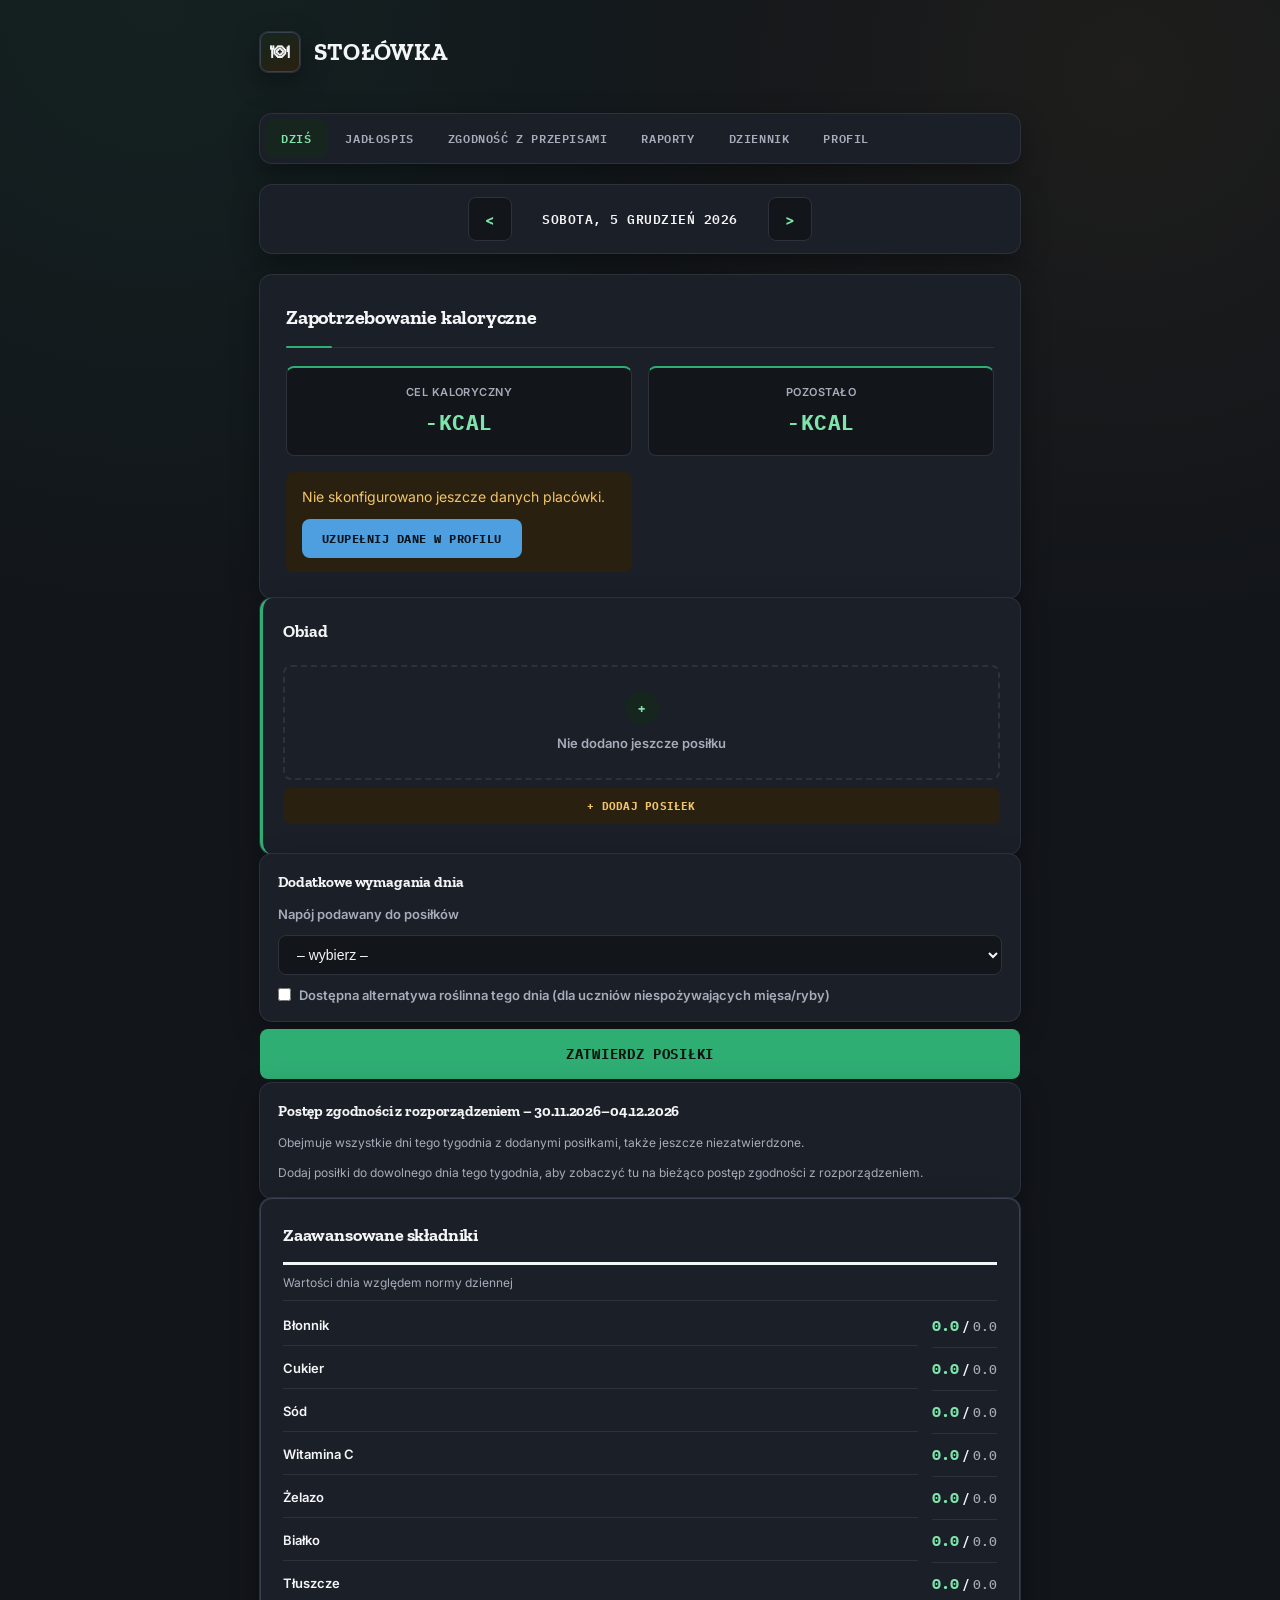
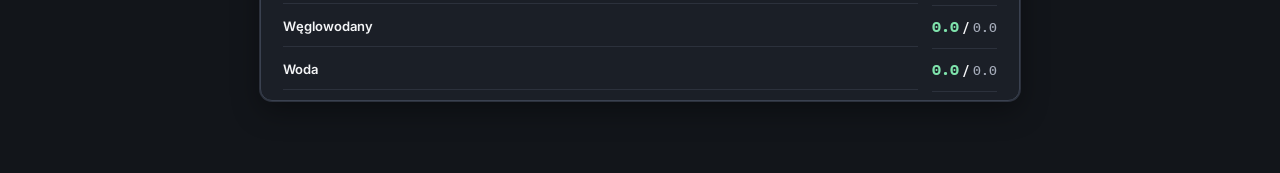
<file: index.html>
<!DOCTYPE html>
<html lang="pl">
    <head>
        <meta charset="UTF-8">
        <meta name="viewport" content="width=device-width, initial-scale=1.0">
        <meta http-equiv="refresh" content="0; url=home.html">
        <title>Stołówka</title>
        <link rel="canonical" href="home.html">
        <link rel="icon" href="favicon.png" type="image/png">
        <script>window.location.replace("home.html");</script>
    </head>
    <body>
        <p>Przekierowywanie do aplikacji... Jeśli nic się nie dzieje, <a href="home.html">kliknij tutaj</a>.</p>
    </body>
</html>
</file>
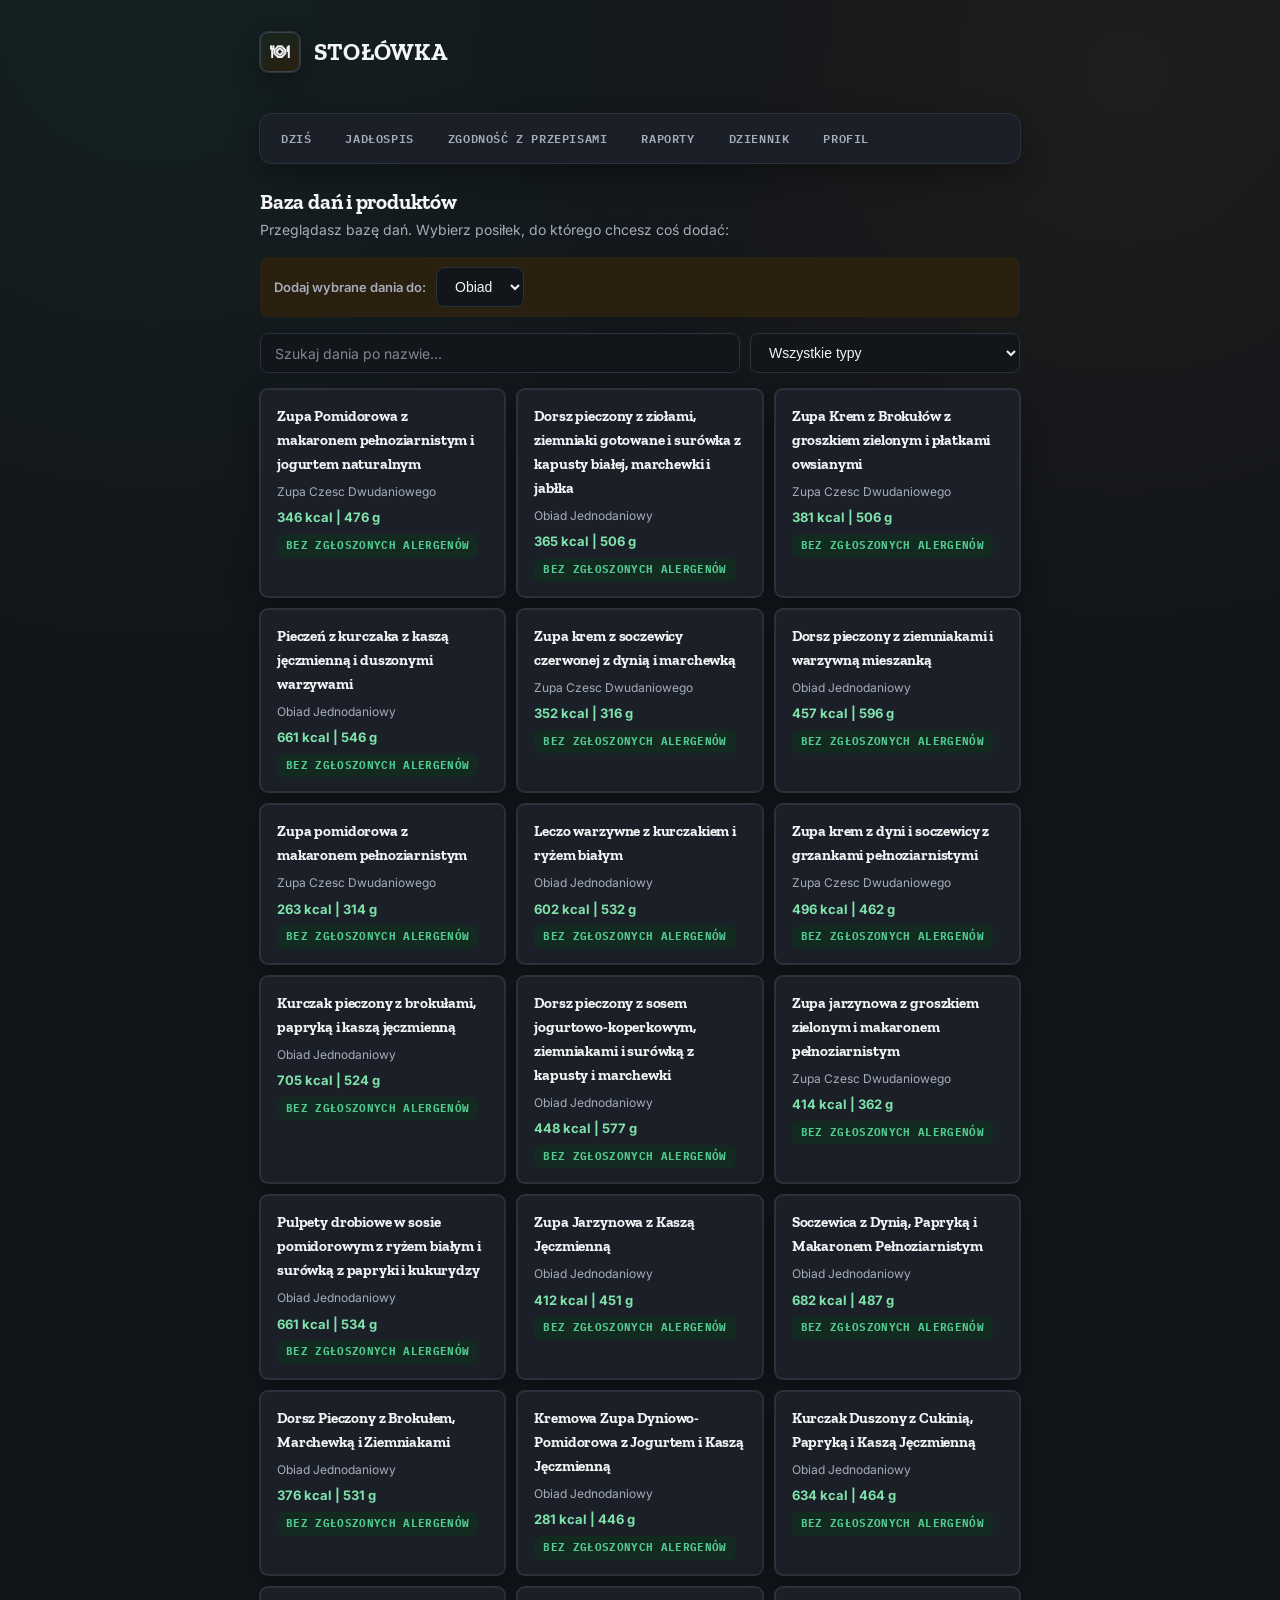
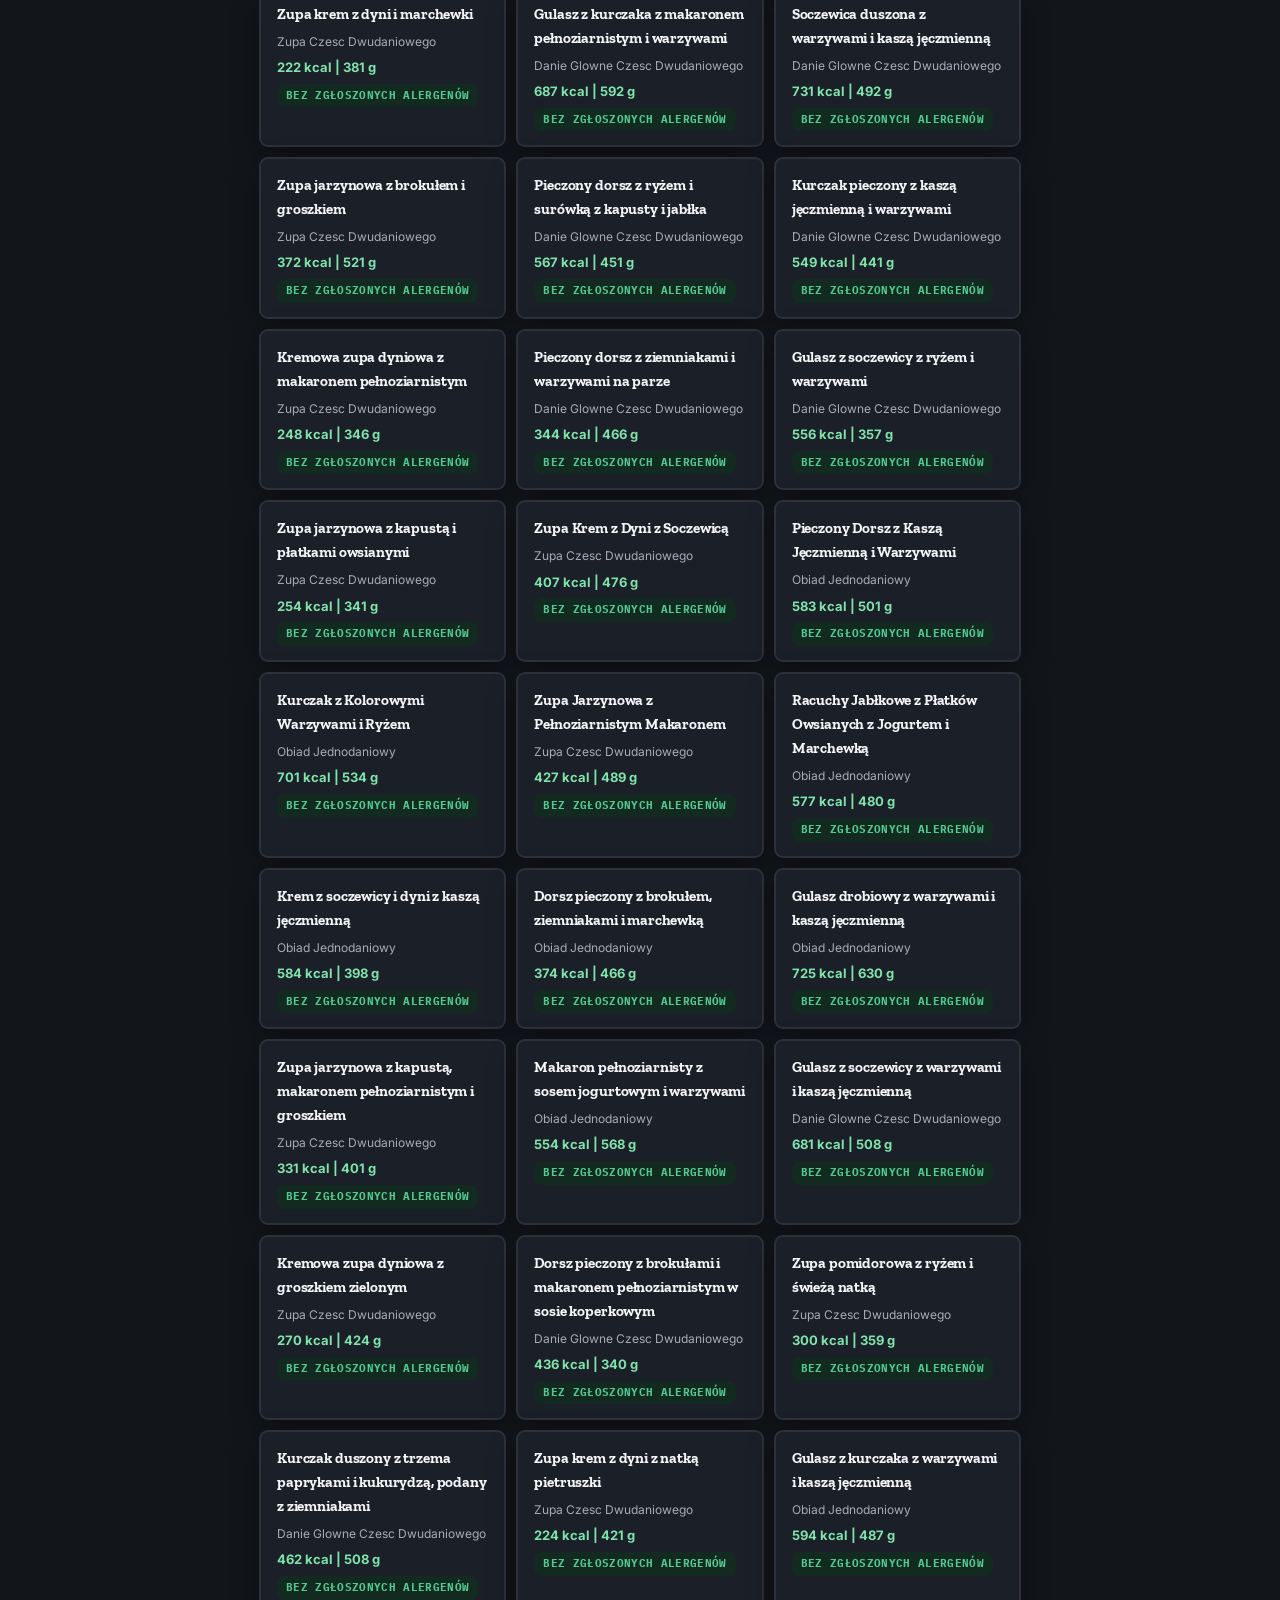
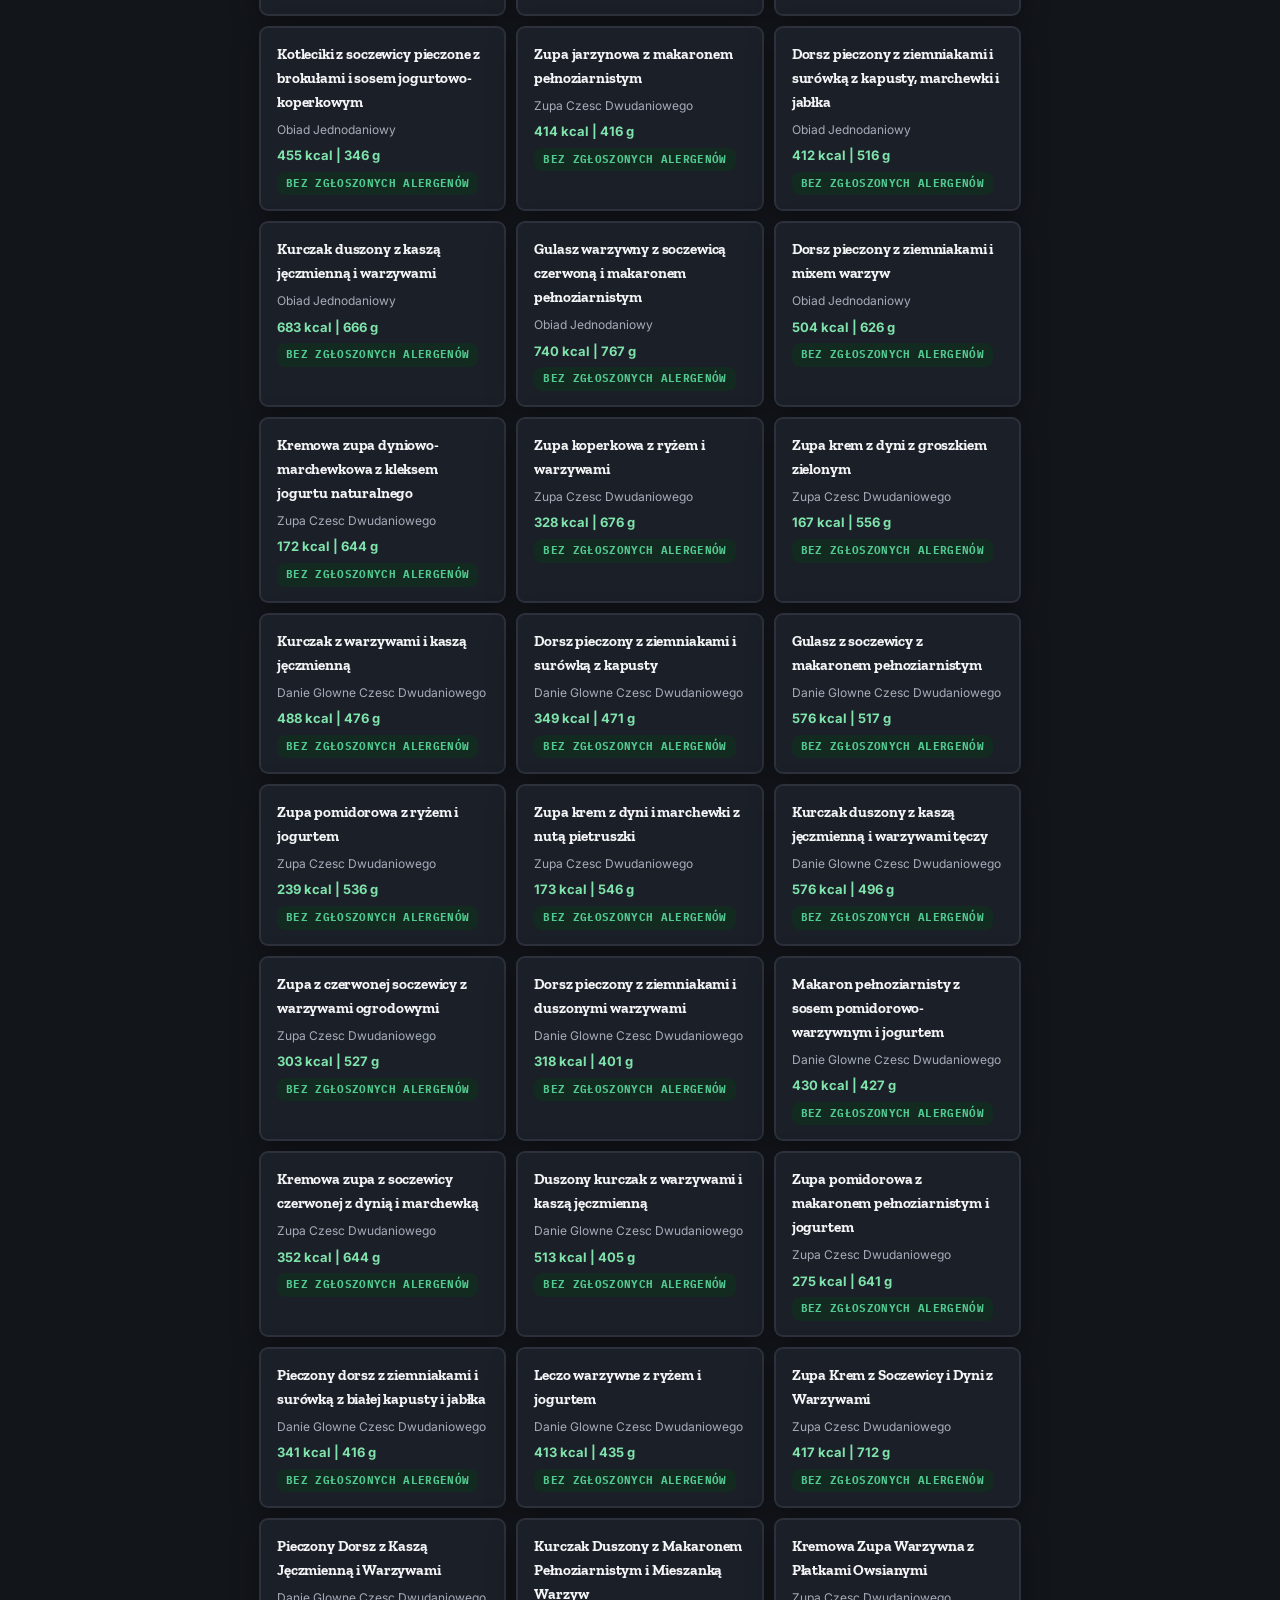
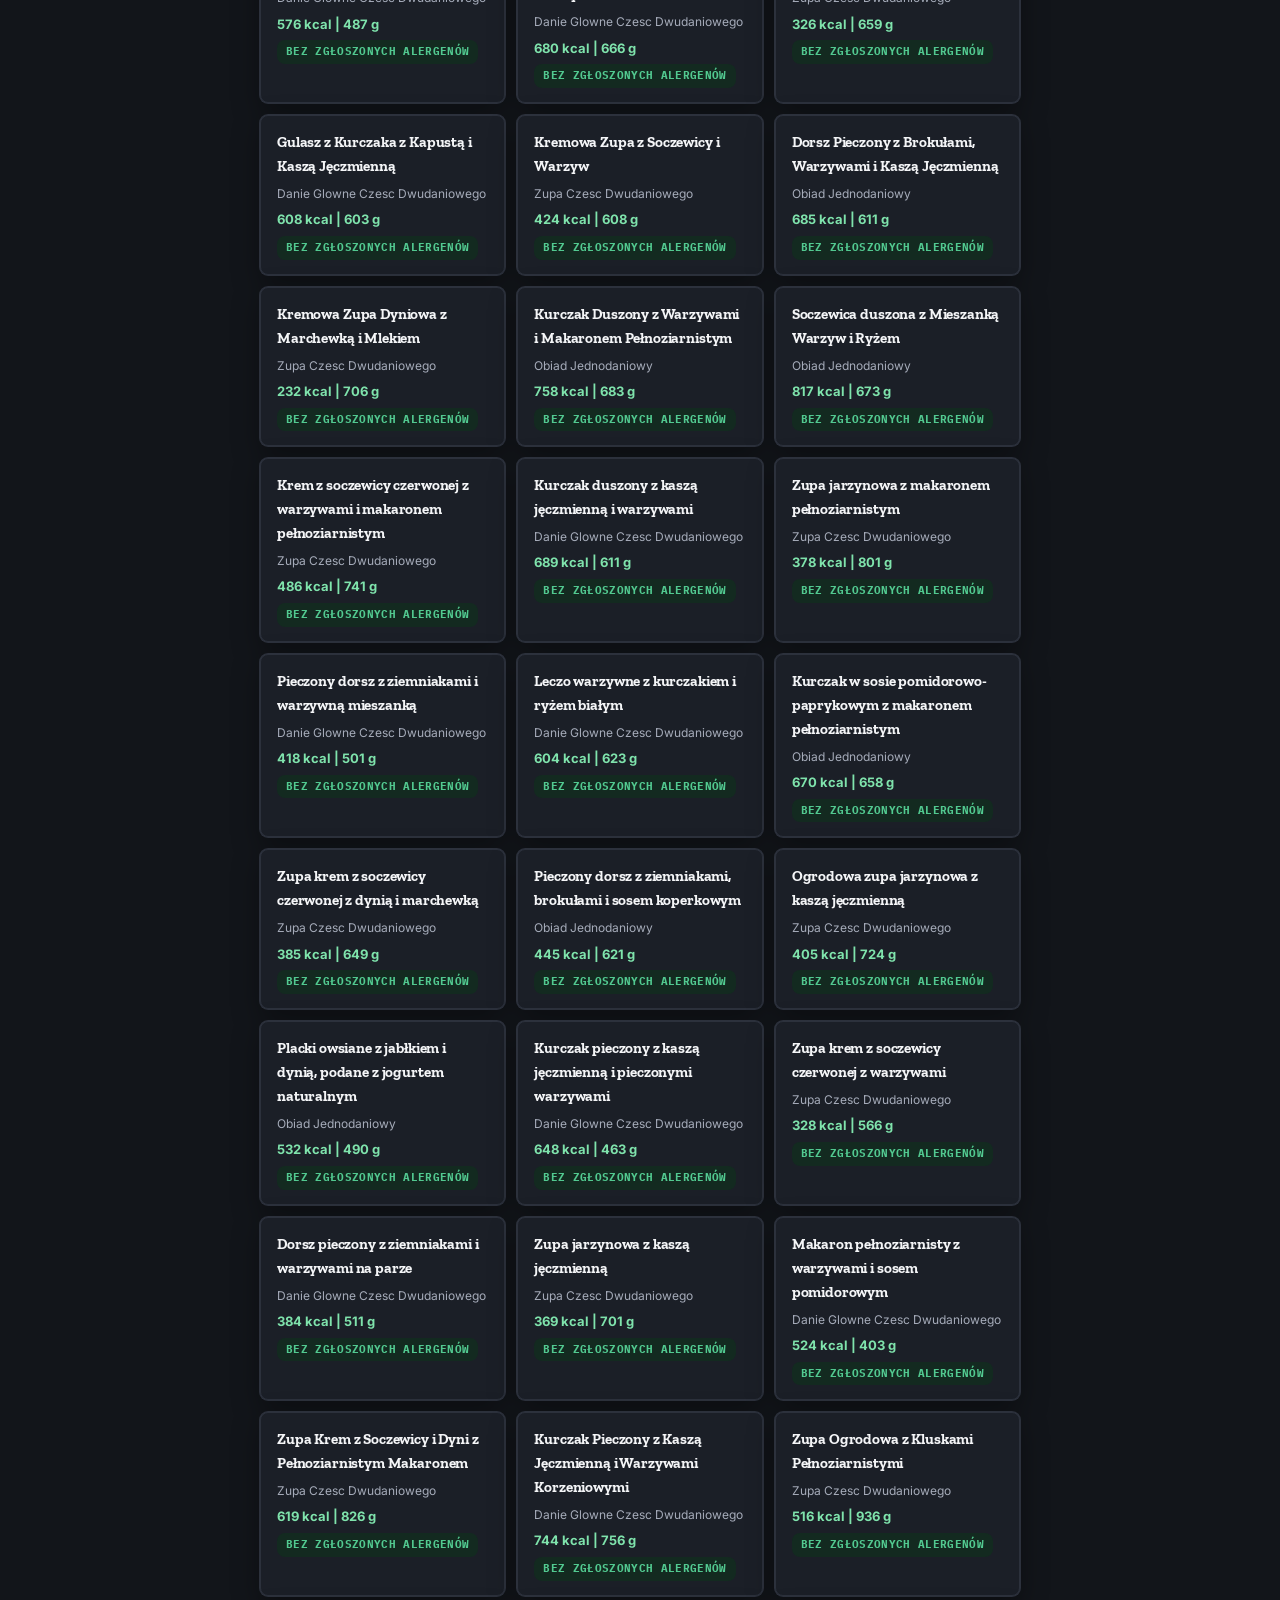
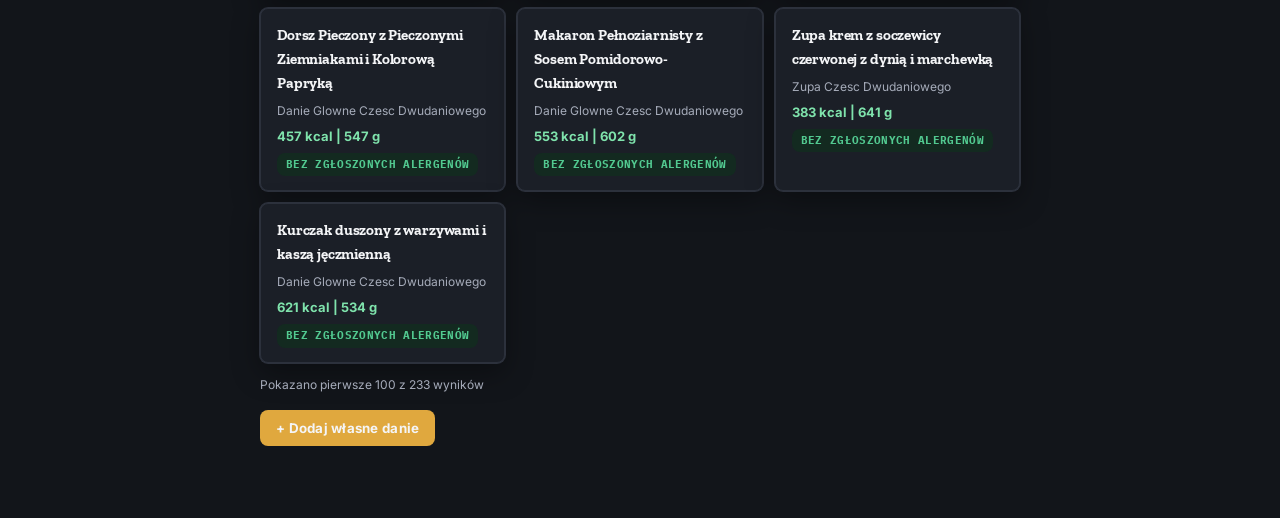
<file: baza.html>
<!DOCTYPE html>
<html lang="pl">
    <head>
        <meta charset="UTF-8">
        <meta name="viewport" content="width=device-width, initial-scale=1.0">
        <meta name="description" content="Przeglądaj bazę dań i produktów, dodawaj własne posiłki i sprawdzaj ich zgodność z przepisami.">
        <title>Stołówka – Baza dań i produktów</title>
        <link rel="stylesheet" href="style.css">
        <link rel="icon" href="favicon.png" type="image/png">
    </head>

    <body>
        <section class="kontener">

            <section id="marka"><section id="ikona">🍽</section>STOŁÓWKA</section>

            <nav>
                <a href="home.html">Dziś</a>
                <a href="jadlospis.html">Jadłospis</a>
                <a href="przepisy.html">Zgodność z przepisami</a>
                <a href="raporty.html">Raporty</a>
                <a href="dziennik.html">Dziennik</a>
                <a href="profil.html">Profil</a>
            </nav>

            <section id="baza">
                <section id="naglowek-bazy">
                    <h1>Baza dań i produktów</h1>
                    <p id="info"></p>
                </section>

                <section id="sloty" hidden>
                    <label for="wybur">Dodaj wybrane dania do:</label>

                    <select id="wybur"></select>
                </section>

                <section id="wyszukiwarka-dan">
                    <input type="text" id="szukaj" placeholder="Szukaj dania po nazwie...">

                    <select id="typ_posilku">
                        <option value="wszystkie">Wszystkie typy</option>
                    </select>
                </section>

                <section id="lista-dan" aria-live="polite"></section>
                <section id="szczegoly_dania" hidden></section>

                <section id="dodaj-danie">
                    <button id="pokaz-formularz">+ Dodaj własne danie</button>

                    <form id="formularz-danie" hidden>
                        <label for="nowe_nazwa">Nazwa dania</label>
                        <input type="text" id="nowe_nazwa" required>

                        <label for="nowe-typ">Rodzaj posiłku</label>
                        <select id="nowe-typ" required>
                            <option value="sniadanie">I śniadanie (przedszkole)</option>
                            <option value="drugie_sniadanie">II śniadanie (przedszkole)</option>
                            <option value="podwieczorek">Podwieczorek (przedszkole)</option>
                            <option value="obiad_jednodaniowy">Obiad jednodaniowy (szkoła)</option>
                            <option value="zupa_czesc_dwudaniowego">Pierwsze danie - zupa (przedszkole / obiad dwudaniowy)</option>
                            <option value="danie_glowne_czesc_dwudaniowego">Drugie danie - danie główne (przedszkole / obiad dwudaniowy)</option>
                        </select>

                        <fieldset id="cechy-dania-fieldset">
                            <legend>Cechy dania (do oceny zgodności z rozporządzeniem)</legend>
                            <label class="pole-checkbox"><input type="checkbox" id="nowe-smazone"> Danie jest smażone</label>
                            <label class="pole-checkbox" id="pole-wywar-warzywny" hidden><input type="checkbox" id="nowe-wywar-warzywny"> Zupa na wywarze warzywnym (nie mięsnym)</label>
                            <label class="pole-checkbox"><input type="checkbox" id="nowe-koncentrat"> Zawiera koncentraty / gotowe mieszanki w proszku</label>
                        </fieldset>

                        <fieldset>
                            <legend>Składniki</legend>
                            <div id="lista-skladnikow"></div>
                            <button type="button" id="dodaj-skladnik">+ dodaj składnik</button>
                        </fieldset>

                        <datalist id="produkty-datalista"></datalist>

                        <section id="nowy-produkt-panel" hidden>
                            <h4>Nowy produkt (brak w bazie)</h4>
                            <p class="podpowiedz-domyslna">Podaj wartości odżywcze na 100 g produktu, aby program mógł policzyć kaloryczność i ocenić zgodność dania.</p>

                            <label for="np-nazwa">Nazwa produktu</label>
                            <input type="text" id="np-nazwa">

                            <label for="np-kategoria">Kategoria</label>
                            <input type="text" id="np-kategoria" value="Inne">

                            <section class="siatka-wartosci-produktu">
                                <label>Kalorie (kcal)<input type="number" step="0.1" id="np-kcal" value="0"></label>
                                <label>Białko (g)<input type="number" step="0.1" id="np-bialko" value="0"></label>
                                <label>Tłuszcz (g)<input type="number" step="0.1" id="np-tluszcz" value="0"></label>
                                <label>Węglowodany (g)<input type="number" step="0.1" id="np-weglowodany" value="0"></label>
                                <label>Błonnik (g)<input type="number" step="0.1" id="np-blonnik" value="0"></label>
                                <label>Cukry (g)<input type="number" step="0.1" id="np-cukry" value="0"></label>
                                <label>Sód (mg)<input type="number" step="0.1" id="np-sod" value="0"></label>
                                <label>Witamina C (mg)<input type="number" step="0.1" id="np-witaminac" value="0"></label>
                                <label>Żelazo (mg)<input type="number" step="0.1" id="np-zelazo" value="0"></label>
                                <label>Woda (g)<input type="number" step="0.1" id="np-woda" value="0"></label>
                            </section>

                            <fieldset class="edycja-alergenow" id="np-alergeny"></fieldset>

                            <button type="button" id="np-zapisz-btn" class="zapisz-alergeny-btn">Dodaj produkt do bazy</button>
                            <p id="np-status" class="status-zapisu"></p>
                        </section>

                        <fieldset id="przepis-fieldset">
                            <legend>Przepis</legend>
                            <p class="podpowiedz-domyslna">Podaj przepis krok po kroku tak samo, jak przy gotowych daniach w bazie - albo kliknij „Zaproponuj przepis", żeby wygenerować szkic na podstawie dodanych składników i go poprawić.</p>

                            <button type="button" id="zaproponuj-przepis-btn">Zaproponuj przepis na podstawie składników</button>

                            <label for="nowy-przepis-czas">Czas przygotowania (minuty)</label>
                            <input type="number" id="nowy-przepis-czas" min="0" step="1" value="30">

                            <label for="nowy-przepis-kroki">Kroki przygotowania (jeden krok w każdej linii)</label>
                            <textarea id="nowy-przepis-kroki" rows="6" placeholder="1. Obierz i pokrój warzywa...&#10;2. Podsmaż na oleju...&#10;3. ..." required></textarea>
                        </fieldset>

                        <p id="formularz-blad" class="blad" hidden></p>
                        <button type="submit">Zapisz danie i oceń zgodność</button>
                    </form>
                </section>
            </section>
        </section>
        <script src="script.js"></script>
        <script src="baza.js"></script>
    </body>
</html>
</file>
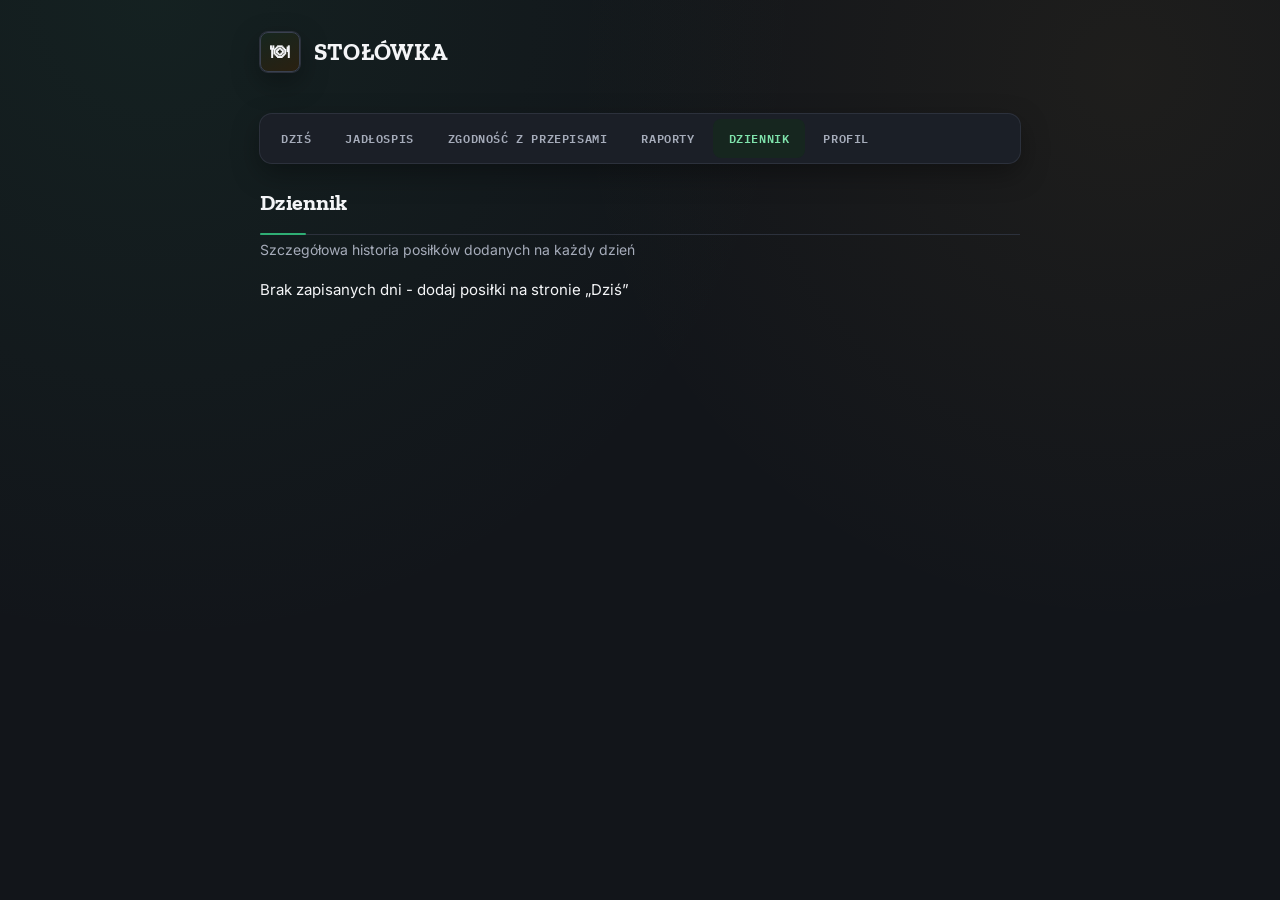
<file: dziennik.html>
<!DOCTYPE html>
<html lang="pl">
    <head>
        <meta charset="UTF-8">
        <meta name="viewport" content="width=device-width, initial-scale=1.0">
        <meta name="description" content="Historia zapisanych dni i posiłków w stołówce.">
        <title>Stołówka – Dziennik posiłków</title>
        <link rel="stylesheet" href="style.css">
        <link rel="icon" href="favicon.png" type="image/png">
    </head>

    <body>
        <section class="kontener">

            <section id="marka"><section id="ikona">🍽</section>STOŁÓWKA</section>

            <nav>
                <a href="home.html">Dziś</a>
                <a href="jadlospis.html">Jadłospis</a>
                <a href="przepisy.html">Zgodność z przepisami</a>
                <a href="raporty.html">Raporty</a>
                <a href="dziennik.html">Dziennik</a>
                <a href="profil.html">Profil</a>
            </nav>

            <section id="dziennik">
                <section id="naglowek-dziennika">
                    <h1>Dziennik</h1>
                    <p>Szczegółowa historia posiłków dodanych na każdy dzień</p>
                </section>

                <section id="lista-dziennika" aria-live="polite"></section>
            </section>
        </section>
        <script src="script.js"></script>
        <script src="dziennik.js"></script>
    </body>
</html>
</file>
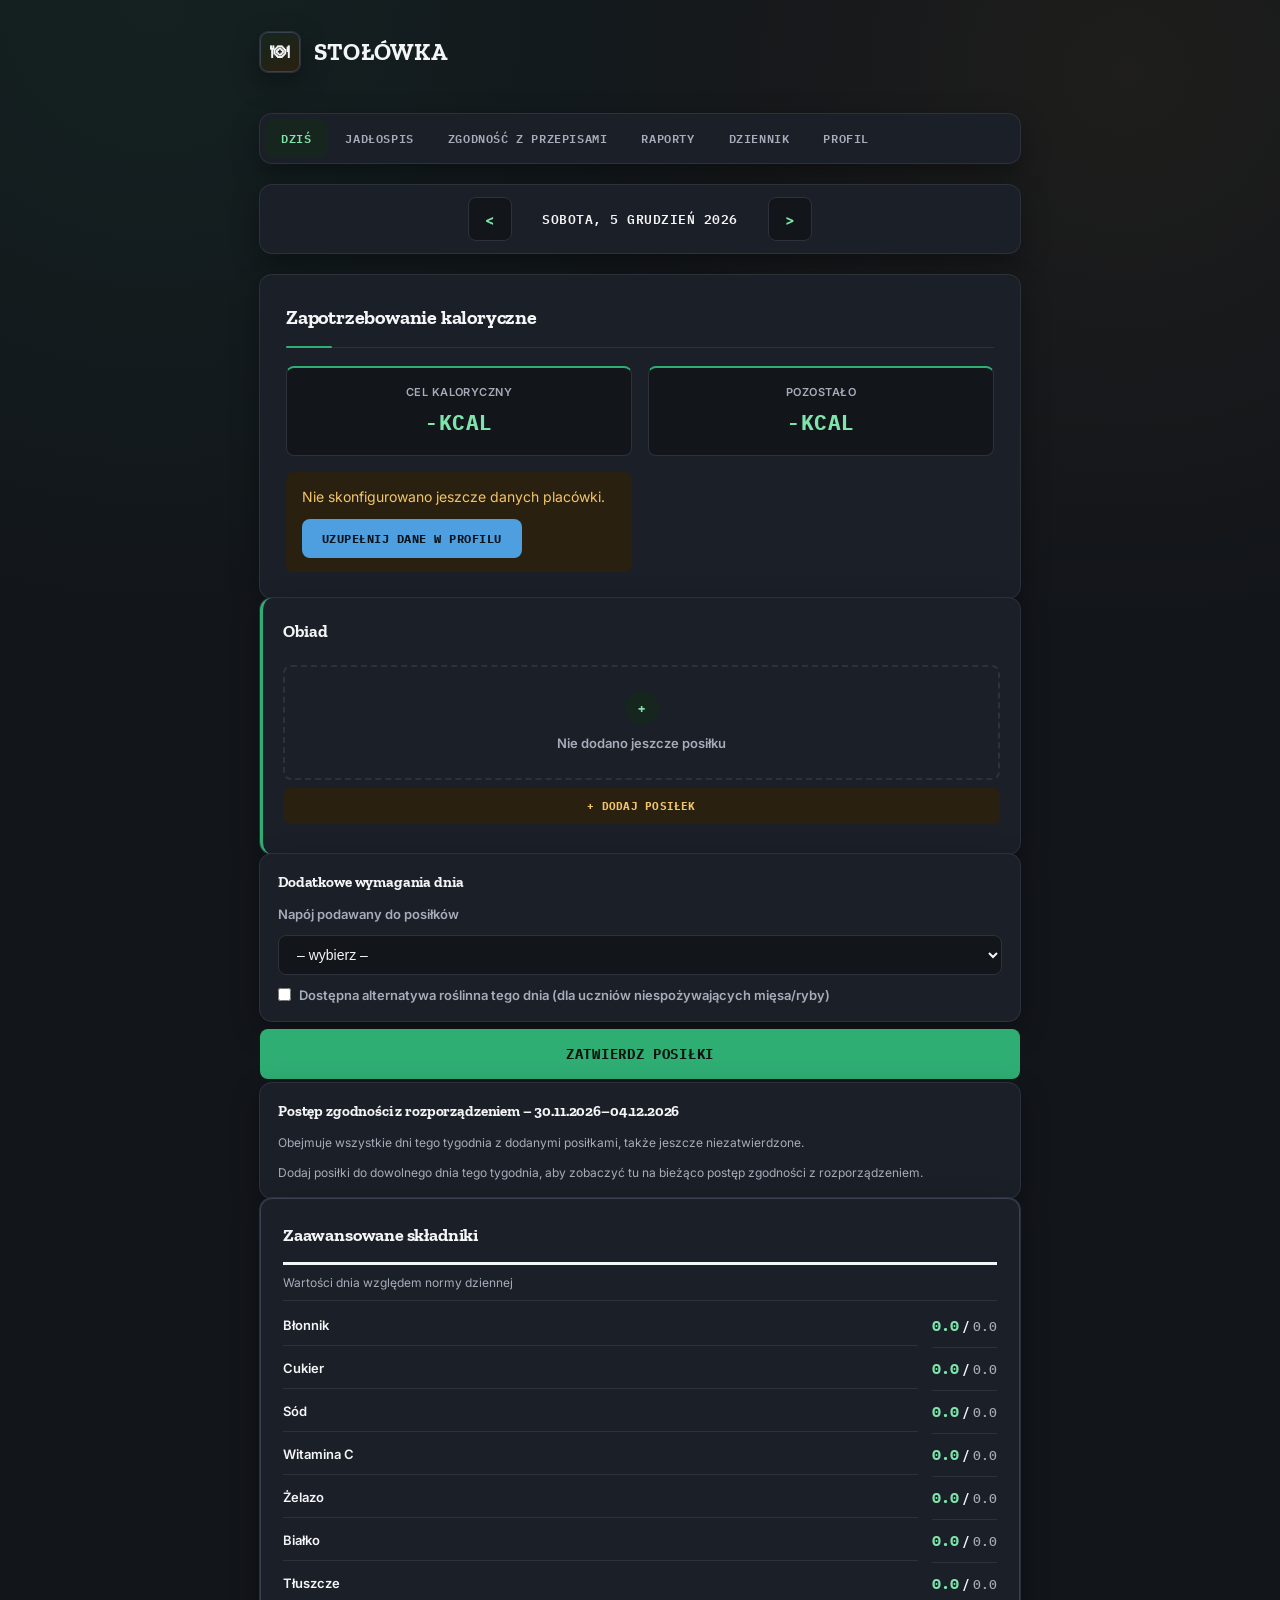
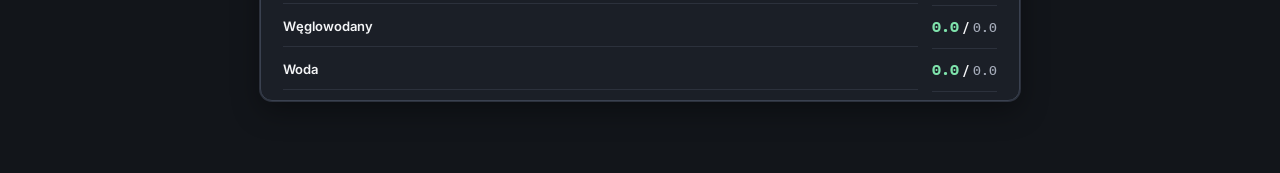
<file: home.html>
<!DOCTYPE html>
<html lang="pl">
    <head>
        <meta charset="UTF-8">
        <meta name="viewport" content="width=device-width, initial-scale=1.0">
        <meta name="description" content="Zaplanuj i zatwierdź posiłki na dziś, sprawdź dzienne zapotrzebowanie kaloryczne stołówki szkolnej.">
        <title>Stołówka – Dziś</title>
        <link rel="stylesheet" href="style.css">
        <link rel="icon" href="favicon.png" type="image/png">
    </head>

    <body>
        <section class="kontener">

            <section id="marka"><section id="ikona">🍽</section>STOŁÓWKA</section>

            <nav>
                <a href="home.html">Dziś</a>
                <a href="jadlospis.html">Jadłospis</a>
                <a href="przepisy.html">Zgodność z przepisami</a>
                <a href="raporty.html">Raporty</a>
                <a href="dziennik.html">Dziennik</a>
                <a href="profil.html">Profil</a>
            </nav>

            <section id="data">
                <button id="dzien-poprzedni">&lt;</button><h1 id="pokaz"></h1><button id="dzien-nastepny">&gt;</button>
            </section>

            <section id="info">
                <section id="cel_karyczny">
                    <h1>Zapotrzebowanie kaloryczne</h1>

                    <section><b id="zapotrzebowanie"></b>Cel kaloryczny</section>
                    <section><b id="pozostalo"></b>Pozostało</section>

                    <section id="widok-podsumowania" hidden>
                        <span>Placówka: <b id="podsumowanie-placowka"></b> (<b id="podsumowanie-typ-placowki"></b>) &middot; Ostatnia aktualizacja: <b id="data-zapisu"></b></span>
                        <a href="profil.html"><button type="button" id="zaktualizuj">Edytuj w Profilu</button></a>
                    </section>

                    <section id="brak-konfiguracji" hidden>
                        <p>Nie skonfigurowano jeszcze danych placówki.</p>
                        <a href="profil.html"><button type="button">Uzupełnij dane w Profilu</button></a>
                    </section>
                </section>

                <section id="posilki-dnia"></section>

                <section id="wymagania-dnia">
                    <h3>Dodatkowe wymagania dnia</h3>

                    <label for="napoj-typ">Napój podawany do posiłków</label>
                    <select id="napoj-typ">
                        <option value="">– wybierz –</option>
                        <option value="woda">Woda</option>
                        <option value="kompot_bez_cukru">Kompot bez dodatku cukru</option>
                        <option value="herbata_bez_cukru">Herbata bez dodatku cukru</option>
                        <option value="kompot_slodzony">Kompot dosładzany</option>
                        <option value="herbata_slodzona">Herbata dosładzana</option>
                        <option value="inny_slodzony">Inny napój słodzony</option>
                    </select>

                    <label class="checkbox-inline">
                        <input type="checkbox" id="alternatywa-wegetarianska">
                        Dostępna alternatywa roślinna tego dnia (dla uczniów niespożywających mięsa/ryby)
                    </label>
                </section>

                <button id="zapisz">Zatwierdz posiłki</button>

                <section id="postep-tygodnia-sekcja">
                    <h3>Postęp zgodności z rozporządzeniem – <span id="postep-tygodnia-zakres"></span></h3>
                    <p class="podpowiedz-domyslna">Obejmuje wszystkie dni tego tygodnia z dodanymi posiłkami, także jeszcze niezatwierdzone.</p>
                    <section id="postep-tygodnia" class="jadlospis-status-znaczniki"></section>
                </section>

                <section class="skladniki">
                  <h3>Zaawansowane składniki</h3>
                  <p>Wartości dnia względem normy dziennej</p>
                  
                  <section class="etykieta">Błonnik</section>
                  <section id="pierścień_B"><b class="obecnie"></b>/<b class="norma_dawkowa"></b></section>

                  <section class="etykieta">Cukier</section>
                  <section id="pierścień_C"><b class="obecnie"></b>/<b class="norma_dawkowa"></b></section>

                  <section class="etykieta">Sód</section>
                  <section id="pierścień_S"><b class="obecnie"></b>/<b class="norma_dawkowa"></b></section>

                  <section class="etykieta">Witamina C</section>
                  <section id="pierścień_W"><b class="obecnie"></b>/<b class="norma_dawkowa"></b></section>

                  <section class="etykieta">Żelazo</section>
                  <section id="pierścień_Z"><b class="obecnie"></b>/<b class="norma_dawkowa"></b></section>

                  <section class="etykieta">Białko</section>
                  <section id="pierścień_Bi"><b class="obecnie"></b>/<b class="norma_dawkowa"></b></section>

                  <section class="etykieta">Tłuszcze</section>
                  <section id="pierścień_T"><b class="obecnie"></b>/<b class="norma_dawkowa"></b></section>

                  <section class="etykieta">Węglowodany</section>
                  <section id="pierścień_We"><b class="obecnie"></b>/<b class="norma_dawkowa"></b></section>

                  <section class="etykieta">Woda</section>
                  <section id="pierścień_Wo"><b class="obecnie"></b>/<b class="norma_dawkowa"></b></section>
                </section>

              </section>
          </section>
        <script src="script.js"></script>
        <script src="dzis.js"></script>
    </body>
</html>
</file>
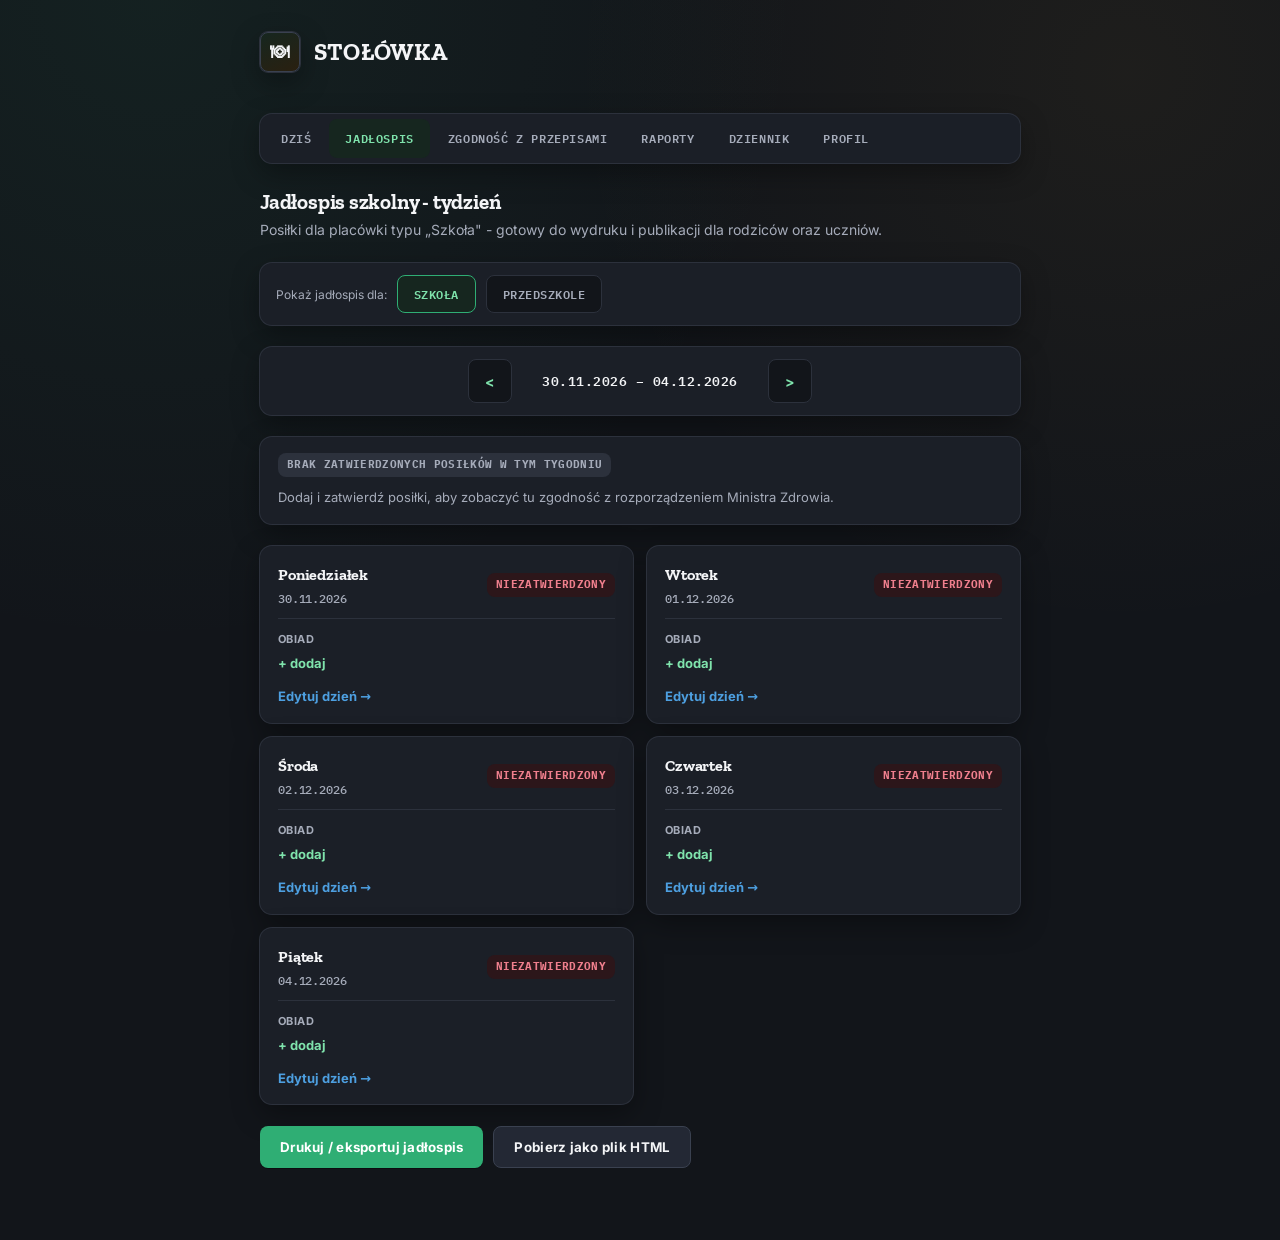
<file: jadlospis.html>
<!DOCTYPE html>
<html lang="pl">
    <head>
        <meta charset="UTF-8">
        <meta name="viewport" content="width=device-width, initial-scale=1.0">
        <meta name="description" content="Jadłospis tygodniowy - pełny widok posiłków na dany tydzień, gotowy do wydruku i publikacji, ze sprawdzeniem zgodności z rozporządzeniem Ministra Zdrowia.">
        <title>Stołówka – Jadłospis tygodniowy</title>
        <link rel="stylesheet" href="style.css">
        <link rel="icon" href="favicon.png" type="image/png">
    </head>

    <body>
        <section class="kontener">

            <section id="marka"><section id="ikona">🍽</section>STOŁÓWKA</section>

            <nav>
                <a href="home.html">Dziś</a>
                <a href="jadlospis.html">Jadłospis</a>
                <a href="przepisy.html">Zgodność z przepisami</a>
                <a href="raporty.html">Raporty</a>
                <a href="dziennik.html">Dziennik</a>
                <a href="profil.html">Profil</a>
            </nav>

            <section id="jadlospis-naglowek">
                <h1 id="jadlospis-tytul">Jadłospis tygodniowy</h1>
                <p id="jadlospis-podtytul">Pełny widok posiłków na dany tydzień - gotowy do wydruku i publikacji dla rodziców oraz uczniów.</p>
            </section>

            <section id="jadlospis-typ-placowki"></section>

            <section id="jadlospis-nawigacja">
                <button type="button" id="tydzien-poprzedni">&lt;</button>
                <span id="jadlospis-zakres"></span>
                <button type="button" id="tydzien-nastepny">&gt;</button>
            </section>

            <section id="jadlospis-status"></section>

            <section id="jadlospis-siatka"></section>

            <section id="jadlospis-akcje">
                <button type="button" id="drukuj-jadlospis">Drukuj / eksportuj jadłospis</button>
                <button type="button" id="pobierz-jadlospis">Pobierz jako plik HTML</button>
            </section>

        </section>
        <script src="script.js"></script>
        <script src="jadlospis.js"></script>
    </body>
</html>
</file>
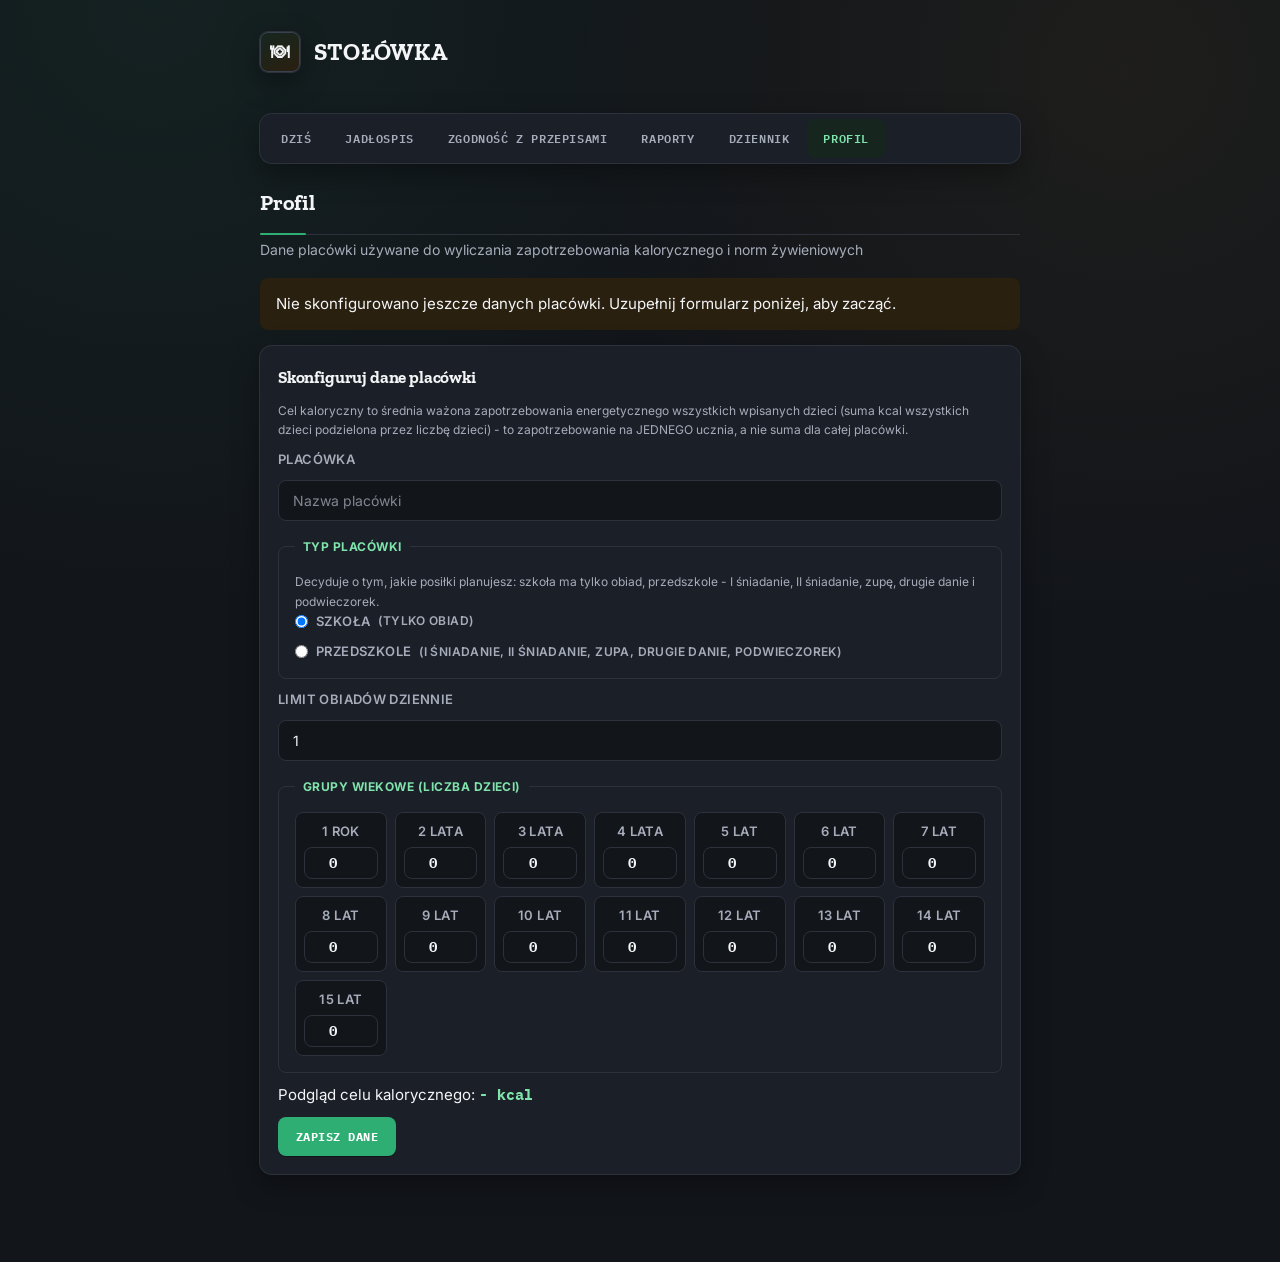
<file: profil.html>
<!DOCTYPE html>
<html lang="pl">
    <head>
        <meta charset="UTF-8">
        <meta name="viewport" content="width=device-width, initial-scale=1.0">
        <meta name="description" content="Skonfiguruj dane placówki, limit obiadów i liczbę dzieci w grupach wiekowych.">
        <title>Stołówka – Profil placówki</title>
        <link rel="stylesheet" href="style.css">
        <link rel="icon" href="favicon.png" type="image/png">
    </head>

    <body>
        <section class="kontener">

            <section id="marka"><section id="ikona">🍽</section>STOŁÓWKA</section>

            <nav>
                <a href="home.html">Dziś</a>
                <a href="jadlospis.html">Jadłospis</a>
                <a href="przepisy.html">Zgodność z przepisami</a>
                <a href="raporty.html">Raporty</a>
                <a href="dziennik.html">Dziennik</a>
                <a href="profil.html">Profil</a>
            </nav>

            <section id="profil">
                <section id="naglowek-profilu">
                    <h1>Profil</h1>
                    <p>Dane placówki używane do wyliczania zapotrzebowania kalorycznego i norm żywieniowych</p>
                </section>

                <section id="brak-profilu" hidden>
                    <p>Nie skonfigurowano jeszcze danych placówki. Uzupełnij formularz poniżej, aby zacząć.</p>
                </section>

                <section id="dane-profilu" hidden>
                    <section class="wiersz-profilu">
                        <span class="etykieta-profilu">Placówka</span>
                        <b id="profil-placowka"></b>
                    </section>

                    <section class="wiersz-profilu">
                        <span class="etykieta-profilu">Typ placówki</span>
                        <b id="profil-typ-placowki"></b>
                    </section>

                    <section class="wiersz-profilu" id="wiersz-profil-obiady">
                        <span class="etykieta-profilu">Liczba dań w obiedzie</span>
                        <b id="profil-obiady"></b>
                    </section>

                    <section class="wiersz-profilu">
                        <span class="etykieta-profilu">Łączna liczba dzieci</span>
                        <b id="profil-dzieci"></b>
                    </section>

                    <section class="wiersz-profilu">
                        <span class="etykieta-profilu">Dzienny cel kaloryczny</span>
                        <b id="profil-kcal"></b>
                    </section>

                    <section class="wiersz-profilu">
                        <span class="etykieta-profilu">Ostatnia aktualizacja</span>
                        <b id="profil-data"></b>
                    </section>

                    <h3>Grupy wiekowe</h3>
                    <section id="profil-grupy-wiekowe"></section>
                </section>

                <section id="profil-edytor" hidden>
                    <h2 id="profil-edytor-naglowek">Dane placówki</h2>
                    <p class="podpowiedz-domyslna">Cel kaloryczny to średnia ważona zapotrzebowania energetycznego wszystkich wpisanych dzieci (suma kcal wszystkich dzieci podzielona przez liczbę dzieci) - to zapotrzebowanie na JEDNEGO ucznia, a nie suma dla całej placówki.</p>

                    <label for="gdzie">Placówka</label>
                    <input type="text" id="gdzie" placeholder="Nazwa placówki">

                    <fieldset id="wybor-typu-placowki">
                        <legend>Typ placówki</legend>
                        <p class="podpowiedz-domyslna">Decyduje o tym, jakie posiłki planujesz: szkoła ma tylko obiad, przedszkole - I śniadanie, II śniadanie, zupę, drugie danie i podwieczorek.</p>
                        <div id="typ-placowki-opcje"></div>
                    </fieldset>

                    <section id="pole-obiady">
                        <label for="obiady">Limit obiadów dziennie</label>
                        <input type="number" id="obiady" min="1" value="1">
                    </section>

                    <fieldset>
                        <legend>Grupy wiekowe (liczba dzieci)</legend>
                        <section id="grupy-wiekowe"></section>
                    </fieldset>

                    <p>Podgląd celu kalorycznego: <b id="podglad-kcal">- kcal</b></p>

                    <section id="akcje-edytora">
                        <button type="button" id="zapisz-btn">Zapisz dane</button>
                        <button type="button" id="anuluj-edycje-btn" hidden>Anuluj</button>
                    </section>
                </section>

                <section id="akcje-profilu">
                    <button type="button" id="edytuj-profil-btn">Edytuj dane placówki</button>
                    <button type="button" id="wyczysc-dane-btn">Wyczyść wszystkie zapisane dane</button>
                </section>

                <p id="status-profilu"></p>
            </section>
        </section>
        <script src="script.js"></script>
        <script src="profil.js"></script>
    </body>
</html>
</file>
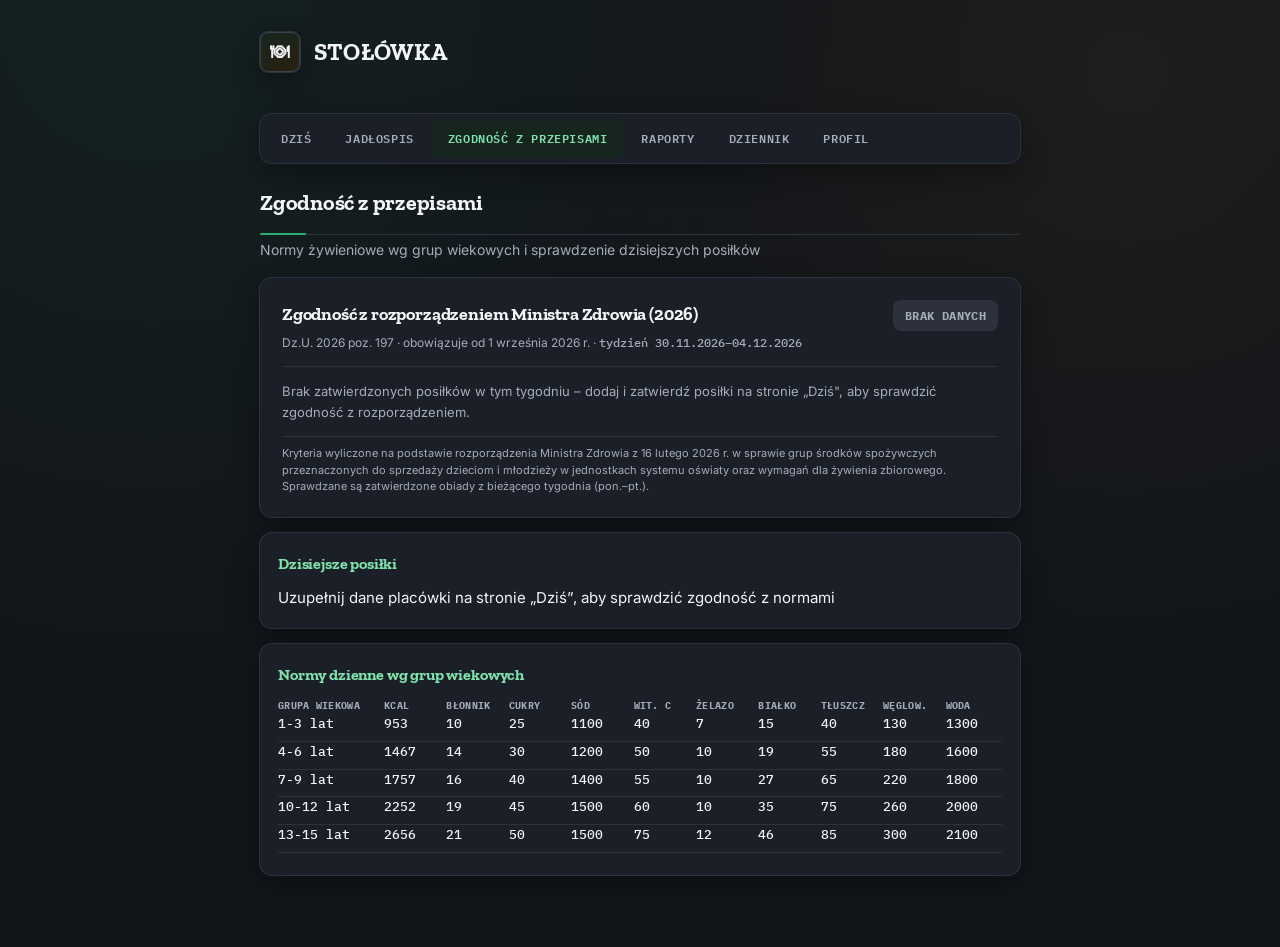
<file: przepisy.html>
<!DOCTYPE html>
<html lang="pl">
    <head>
        <meta charset="UTF-8">
        <meta name="viewport" content="width=device-width, initial-scale=1.0">
        <meta name="description" content="Sprawdź zgodność jadłospisu z rozporządzeniem Ministra Zdrowia oraz normami żywieniowymi wg grup wiekowych.">
        <title>Stołówka – Zgodność z przepisami</title>
        <link rel="stylesheet" href="style.css">
        <link rel="icon" href="favicon.png" type="image/png">
    </head>

    <body>
        <section class="kontener">

            <section id="marka"><section id="ikona">🍽</section>STOŁÓWKA</section>

            <nav>
                <a href="home.html">Dziś</a>
                <a href="jadlospis.html">Jadłospis</a>
                <a href="przepisy.html">Zgodność z przepisami</a>
                <a href="raporty.html">Raporty</a>
                <a href="dziennik.html">Dziennik</a>
                <a href="profil.html">Profil</a>
            </nav>

            <section id="przepisy">
                <section id="naglowek-przepisow">
                    <h1>Zgodność z przepisami</h1>
                    <p>Normy żywieniowe wg grup wiekowych i sprawdzenie dzisiejszych posiłków</p>
                </section>

                <section id="zgodnosc-rozporzadzenie">
                    <section class="zr-naglowek">
                        <section>
                            <h2>Zgodność z rozporządzeniem Ministra Zdrowia (2026)</h2>
                            <p>Dz.U. 2026 poz. 197 &middot; obowiązuje od 1 września 2026 r. &middot; <span id="zr-zakres-tygodnia"></span></p>
                        </section>
                        <span id="zr-status-ogolny" class="tag"></span>
                    </section>
                    <section id="zr-lista-regul"></section>
                    <p class="zr-stopka">Kryteria wyliczone na podstawie rozporządzenia Ministra Zdrowia z 16 lutego 2026 r. w sprawie grup środków spożywczych przeznaczonych do sprzedaży dzieciom i młodzieży w jednostkach systemu oświaty oraz wymagań dla żywienia zbiorowego. Sprawdzane są zatwierdzone obiady z bieżącego tygodnia (pon.&ndash;pt.).</p>
                </section>

                <section id="sprawdzenie-dzisiaj">
                    <h2>Dzisiejsze posiłki</h2>
                    <section id="wynik-sprawdzenia-dzisiaj"></section>
                </section>

                <section id="tabela-norm">
                    <h2>Normy dzienne wg grup wiekowych</h2>
                    <section id="tabela-norm-scroll">
                        <section id="naglowki-tabeli-norm"></section>
                        <section id="wiersze-tabeli-norm"></section>
                    </section>
                </section>
            </section>
        </section>
        <script src="script.js"></script>
        <script src="przepisy.js"></script>
    </body>
</html>
</file>
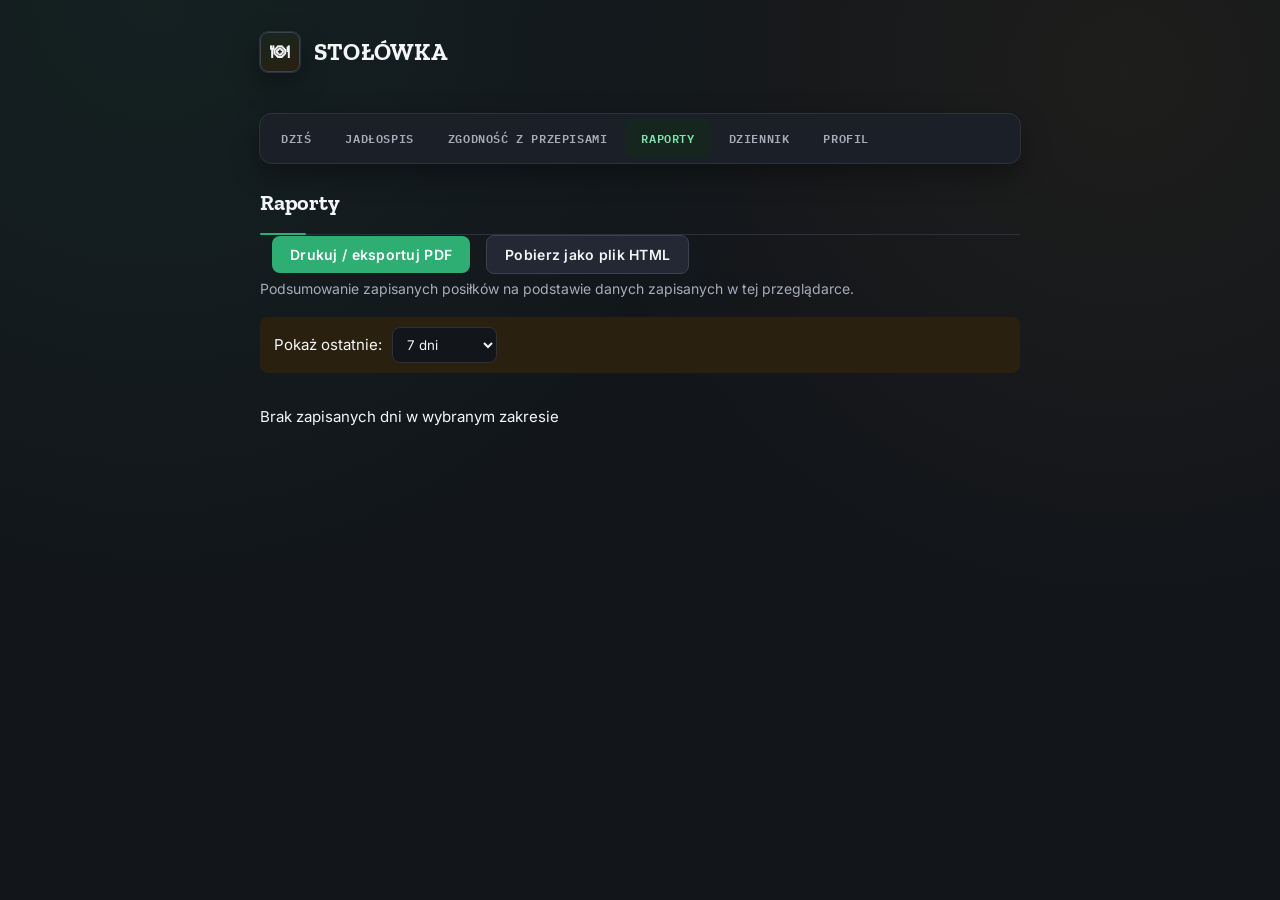
<file: raporty.html>
<!DOCTYPE html>
<html lang="pl">
    <head>
        <meta charset="UTF-8">
        <meta name="viewport" content="width=device-width, initial-scale=1.0">
        <meta name="description" content="Eksportuj raporty i podsumowania zapisanych posiłków stołówki.">
        <title>Stołówka – Raporty</title>
        <link rel="stylesheet" href="style.css">
        <link rel="icon" href="favicon.png" type="image/png">
    </head>

    <body>
        <section class="kontener">

            <section id="marka"><section id="ikona">🍽</section>STOŁÓWKA</section>

            <nav>
                <a href="home.html">Dziś</a>
                <a href="jadlospis.html">Jadłospis</a>
                <a href="przepisy.html">Zgodność z przepisami</a>
                <a href="raporty.html">Raporty</a>
                <a href="dziennik.html">Dziennik</a>
                <a href="profil.html">Profil</a>
            </nav>

            <section id="raporty">
                <section id="naglowek-raporty">
                    <h1>Raporty</h1>
                    <button id="eksportuj-pdf">Drukuj / eksportuj PDF</button>
                    <button id="pobierz-raport">Pobierz jako plik HTML</button>
                    <p id="opis-raportow"></p>
                </section>

                <section id="zakres-raportow">
                    <label for="zakres-dni">Pokaż ostatnie:</label>
                    <select id="zakres-dni">
                        <option value="7">7 dni</option>
                        <option value="14">14 dni</option>
                        <option value="30">30 dni</option>
                        <option value="9999">Wszystkie</option>
                    </select>
                </section>

                <section id="podsumowanie-raportow"></section>
                <section id="lista-raportow" aria-live="polite"></section>
            </section>
        </section>
        <script src="script.js"></script>
        <script src="raporty.js"></script>
    </body>
</html>
</file>
<file: style.css>
@font-face {
  font-family: 'Inter';
  font-style: normal;
  font-display: swap;
  font-weight: 400;
  src: url("fonts/inter-latin-ext-400-normal.woff2") format("woff2");
  unicode-range: U+0100-02BA,U+02BD-02C5,U+02C7-02CC,U+02CE-02D7,U+02DD-02FF,U+0304,U+0308,U+0329,U+1D00-1DBF,U+1E00-1E9F,U+1EF2-1EFF,U+2020,U+20A0-20AB,U+20AD-20C0,U+2113,U+2C60-2C7F,U+A720-A7FF;
}

@font-face {
  font-family: 'Inter';
  font-style: normal;
  font-display: swap;
  font-weight: 400;
  src: url("fonts/inter-latin-400-normal.woff2") format("woff2");
  unicode-range: U+0000-00FF,U+0131,U+0152-0153,U+02BB-02BC,U+02C6,U+02DA,U+02DC,U+0304,U+0308,U+0329,U+2000-206F,U+20AC,U+2122,U+2191,U+2193,U+2212,U+2215,U+FEFF,U+FFFD;
}

@font-face {
  font-family: 'Inter';
  font-style: normal;
  font-display: swap;
  font-weight: 500;
  src: url("fonts/inter-latin-ext-500-normal.woff2") format("woff2");
  unicode-range: U+0100-02BA,U+02BD-02C5,U+02C7-02CC,U+02CE-02D7,U+02DD-02FF,U+0304,U+0308,U+0329,U+1D00-1DBF,U+1E00-1E9F,U+1EF2-1EFF,U+2020,U+20A0-20AB,U+20AD-20C0,U+2113,U+2C60-2C7F,U+A720-A7FF;
}

@font-face {
  font-family: 'Inter';
  font-style: normal;
  font-display: swap;
  font-weight: 500;
  src: url("fonts/inter-latin-500-normal.woff2") format("woff2");
  unicode-range: U+0000-00FF,U+0131,U+0152-0153,U+02BB-02BC,U+02C6,U+02DA,U+02DC,U+0304,U+0308,U+0329,U+2000-206F,U+20AC,U+2122,U+2191,U+2193,U+2212,U+2215,U+FEFF,U+FFFD;
}

@font-face {
  font-family: 'Inter';
  font-style: normal;
  font-display: swap;
  font-weight: 600;
  src: url("fonts/inter-latin-ext-600-normal.woff2") format("woff2");
  unicode-range: U+0100-02BA,U+02BD-02C5,U+02C7-02CC,U+02CE-02D7,U+02DD-02FF,U+0304,U+0308,U+0329,U+1D00-1DBF,U+1E00-1E9F,U+1EF2-1EFF,U+2020,U+20A0-20AB,U+20AD-20C0,U+2113,U+2C60-2C7F,U+A720-A7FF;
}

@font-face {
  font-family: 'Inter';
  font-style: normal;
  font-display: swap;
  font-weight: 600;
  src: url("fonts/inter-latin-600-normal.woff2") format("woff2");
  unicode-range: U+0000-00FF,U+0131,U+0152-0153,U+02BB-02BC,U+02C6,U+02DA,U+02DC,U+0304,U+0308,U+0329,U+2000-206F,U+20AC,U+2122,U+2191,U+2193,U+2212,U+2215,U+FEFF,U+FFFD;
}

@font-face {
  font-family: 'Inter';
  font-style: normal;
  font-display: swap;
  font-weight: 700;
  src: url("fonts/inter-latin-ext-700-normal.woff2") format("woff2");
  unicode-range: U+0100-02BA,U+02BD-02C5,U+02C7-02CC,U+02CE-02D7,U+02DD-02FF,U+0304,U+0308,U+0329,U+1D00-1DBF,U+1E00-1E9F,U+1EF2-1EFF,U+2020,U+20A0-20AB,U+20AD-20C0,U+2113,U+2C60-2C7F,U+A720-A7FF;
}

@font-face {
  font-family: 'Inter';
  font-style: normal;
  font-display: swap;
  font-weight: 700;
  src: url("fonts/inter-latin-700-normal.woff2") format("woff2");
  unicode-range: U+0000-00FF,U+0131,U+0152-0153,U+02BB-02BC,U+02C6,U+02DA,U+02DC,U+0304,U+0308,U+0329,U+2000-206F,U+20AC,U+2122,U+2191,U+2193,U+2212,U+2215,U+FEFF,U+FFFD;
}

@font-face {
  font-family: 'Zilla Slab';
  font-style: normal;
  font-display: swap;
  font-weight: 500;
  src: url("fonts/zilla-slab-latin-ext-500-normal.woff2") format("woff2");
  unicode-range: U+0100-02BA,U+02BD-02C5,U+02C7-02CC,U+02CE-02D7,U+02DD-02FF,U+0304,U+0308,U+0329,U+1D00-1DBF,U+1E00-1E9F,U+1EF2-1EFF,U+2020,U+20A0-20AB,U+20AD-20C0,U+2113,U+2C60-2C7F,U+A720-A7FF;
}

@font-face {
  font-family: 'Zilla Slab';
  font-style: normal;
  font-display: swap;
  font-weight: 500;
  src: url("fonts/zilla-slab-latin-500-normal.woff2") format("woff2");
  unicode-range: U+0000-00FF,U+0131,U+0152-0153,U+02BB-02BC,U+02C6,U+02DA,U+02DC,U+0304,U+0308,U+0329,U+2000-206F,U+20AC,U+2122,U+2191,U+2193,U+2212,U+2215,U+FEFF,U+FFFD;
}

@font-face {
  font-family: 'Zilla Slab';
  font-style: normal;
  font-display: swap;
  font-weight: 600;
  src: url("fonts/zilla-slab-latin-ext-600-normal.woff2") format("woff2");
  unicode-range: U+0100-02BA,U+02BD-02C5,U+02C7-02CC,U+02CE-02D7,U+02DD-02FF,U+0304,U+0308,U+0329,U+1D00-1DBF,U+1E00-1E9F,U+1EF2-1EFF,U+2020,U+20A0-20AB,U+20AD-20C0,U+2113,U+2C60-2C7F,U+A720-A7FF;
}

@font-face {
  font-family: 'Zilla Slab';
  font-style: normal;
  font-display: swap;
  font-weight: 600;
  src: url("fonts/zilla-slab-latin-600-normal.woff2") format("woff2");
  unicode-range: U+0000-00FF,U+0131,U+0152-0153,U+02BB-02BC,U+02C6,U+02DA,U+02DC,U+0304,U+0308,U+0329,U+2000-206F,U+20AC,U+2122,U+2191,U+2193,U+2212,U+2215,U+FEFF,U+FFFD;
}

@font-face {
  font-family: 'Zilla Slab';
  font-style: normal;
  font-display: swap;
  font-weight: 700;
  src: url("fonts/zilla-slab-latin-ext-700-normal.woff2") format("woff2");
  unicode-range: U+0100-02BA,U+02BD-02C5,U+02C7-02CC,U+02CE-02D7,U+02DD-02FF,U+0304,U+0308,U+0329,U+1D00-1DBF,U+1E00-1E9F,U+1EF2-1EFF,U+2020,U+20A0-20AB,U+20AD-20C0,U+2113,U+2C60-2C7F,U+A720-A7FF;
}

@font-face {
  font-family: 'Zilla Slab';
  font-style: normal;
  font-display: swap;
  font-weight: 700;
  src: url("fonts/zilla-slab-latin-700-normal.woff2") format("woff2");
  unicode-range: U+0000-00FF,U+0131,U+0152-0153,U+02BB-02BC,U+02C6,U+02DA,U+02DC,U+0304,U+0308,U+0329,U+2000-206F,U+20AC,U+2122,U+2191,U+2193,U+2212,U+2215,U+FEFF,U+FFFD;
}

@font-face {
  font-family: 'IBM Plex Mono';
  font-style: normal;
  font-display: swap;
  font-weight: 500;
  src: url("fonts/ibm-plex-mono-latin-ext-500-normal.woff2") format("woff2");
  unicode-range: U+0100-02BA,U+02BD-02C5,U+02C7-02CC,U+02CE-02D7,U+02DD-02FF,U+0304,U+0308,U+0329,U+1D00-1DBF,U+1E00-1E9F,U+1EF2-1EFF,U+2020,U+20A0-20AB,U+20AD-20C0,U+2113,U+2C60-2C7F,U+A720-A7FF;
}

@font-face {
  font-family: 'IBM Plex Mono';
  font-style: normal;
  font-display: swap;
  font-weight: 500;
  src: url("fonts/ibm-plex-mono-latin-500-normal.woff2") format("woff2");
  unicode-range: U+0000-00FF,U+0131,U+0152-0153,U+02BB-02BC,U+02C6,U+02DA,U+02DC,U+0304,U+0308,U+0329,U+2000-206F,U+20AC,U+2122,U+2191,U+2193,U+2212,U+2215,U+FEFF,U+FFFD;
}

@font-face {
  font-family: 'IBM Plex Mono';
  font-style: normal;
  font-display: swap;
  font-weight: 600;
  src: url("fonts/ibm-plex-mono-latin-ext-600-normal.woff2") format("woff2");
  unicode-range: U+0100-02BA,U+02BD-02C5,U+02C7-02CC,U+02CE-02D7,U+02DD-02FF,U+0304,U+0308,U+0329,U+1D00-1DBF,U+1E00-1E9F,U+1EF2-1EFF,U+2020,U+20A0-20AB,U+20AD-20C0,U+2113,U+2C60-2C7F,U+A720-A7FF;
}

@font-face {
  font-family: 'IBM Plex Mono';
  font-style: normal;
  font-display: swap;
  font-weight: 600;
  src: url("fonts/ibm-plex-mono-latin-600-normal.woff2") format("woff2");
  unicode-range: U+0000-00FF,U+0131,U+0152-0153,U+02BB-02BC,U+02C6,U+02DA,U+02DC,U+0304,U+0308,U+0329,U+2000-206F,U+20AC,U+2122,U+2191,U+2193,U+2212,U+2215,U+FEFF,U+FFFD;
}

@font-face {
  font-family: 'IBM Plex Mono';
  font-style: normal;
  font-display: swap;
  font-weight: 700;
  src: url("fonts/ibm-plex-mono-latin-ext-700-normal.woff2") format("woff2");
  unicode-range: U+0100-02BA,U+02BD-02C5,U+02C7-02CC,U+02CE-02D7,U+02DD-02FF,U+0304,U+0308,U+0329,U+1D00-1DBF,U+1E00-1E9F,U+1EF2-1EFF,U+2020,U+20A0-20AB,U+20AD-20C0,U+2113,U+2C60-2C7F,U+A720-A7FF;
}

@font-face {
  font-family: 'IBM Plex Mono';
  font-style: normal;
  font-display: swap;
  font-weight: 700;
  src: url("fonts/ibm-plex-mono-latin-700-normal.woff2") format("woff2");
  unicode-range: U+0000-00FF,U+0131,U+0152-0153,U+02BB-02BC,U+02C6,U+02DA,U+02DC,U+0304,U+0308,U+0329,U+2000-206F,U+20AC,U+2122,U+2191,U+2193,U+2212,U+2215,U+FEFF,U+FFFD;
}


[hidden] {
  display: none !important;
}

:root {
  --kolor-tlo: #12151a;
  --kolor-karta: #1b1f27;
  --kolor-karta-podniesiona: #232834;
  --kolor-tekst: #f4f5f7;
  --kolor-tekst-jasny: #a6acba;
  --kolor-glowny: #2fae74;
  --kolor-glowny-ciemny: #7fe3ac;
  --kolor-glowny-jasny: #16261f;
  --kolor-akcent: #e0a83e;
  --kolor-akcent-ciemny: #f3c56b;
  --kolor-akcent-jasny: #2a2010;
  --kolor-niebieski: #4d9fe0;
  --kolor-niebieski-ciemny: #8ec4ee;
  --kolor-niebieski-jasny: #16222f;
  --kolor-ok: #52c990;
  --kolor-ok-tlo: #132a20;
  --kolor-bad: #ef7f8d;
  --kolor-bad-tlo: #2c161a;
  --kolor-obwodka: #2c313c;
  --kolor-obwodka-jasna: #3a4150;
  --promien: 12px;
  --promien-mala: 8px;
  --cien: 0 1px 0 rgba(0, 0, 0, 0.35);
  --cien-karta: 0 0 0 1px var(--kolor-obwodka), 0 10px 28px rgba(0, 0, 0, 0.35);
  --cien-karta-hover: 0 0 0 1px var(--kolor-obwodka-jasna), 0 14px 34px rgba(0, 0, 0, 0.4);
  --czcionka: "Inter", "Segoe UI", system-ui, Verdana, Arial, sans-serif;
  --czcionka-naglowek: "Zilla Slab", Georgia, "Times New Roman", serif;
  --czcionka-mono: "IBM Plex Mono", "Consolas", monospace;
}

@keyframes wjazd {
  from {
    opacity: 0;
    transform: translateY(10px);
  }
  to {
    opacity: 1;
    transform: translateY(0);
  }
}

@media (prefers-reduced-motion: no-preference) {
  .kontener > * {
    animation: wjazd 0.5s ease both;
  }

  .kontener > *:nth-child(1) { animation-delay: 0s; }
  .kontener > *:nth-child(2) { animation-delay: 0.05s; }
  .kontener > *:nth-child(3) { animation-delay: 0.1s; }
  .kontener > *:nth-child(4) { animation-delay: 0.15s; }
  .kontener > *:nth-child(5) { animation-delay: 0.2s; }
}

* {
  box-sizing: border-box;
  margin: 0;
  padding: 0;
}

body {
  background-color: var(--kolor-tlo);
  background-image: radial-gradient(circle at 12% 0%, rgba(47, 174, 116, 0.08), transparent 45%),
    radial-gradient(circle at 88% 8%, rgba(224, 168, 62, 0.06), transparent 40%);
  background-attachment: fixed;
  color: var(--kolor-tekst);
  font-family: var(--czcionka);
  font-size: 15px;
  line-height: 1.6;
  padding: 32px 20px 72px;
  -webkit-font-smoothing: antialiased;
  overflow-x: hidden;
}

h1, h2, h3 {
  font-family: var(--czcionka-naglowek);
  font-weight: 700;
  letter-spacing: -0.01em;
}

::selection {
  background-color: var(--kolor-glowny);
  color: #08130d;
}

button {
  cursor: pointer;
  font-family: inherit;
}

button, .tag, nav a, .stopka-posiłku button {
  letter-spacing: 0.02em;
}

input {
  font-family: inherit;
}

a {
  color: inherit;
  text-decoration: none;
}

.kontener {
  max-width: 760px;
  margin: 0 auto;
  display: flex;
  flex-direction: column;
  gap: 22px;
}

#marka {
  display: flex;
  align-items: center;
  gap: 14px;
  font-family: var(--czcionka-naglowek);
  font-size: 24px;
  font-weight: 700;
  color: var(--kolor-tekst);
  letter-spacing: 0.01em;
  padding-bottom: 20px;
}

#ikona {
  display: flex;
  align-items: center;
  justify-content: center;
  width: 40px;
  height: 40px;
  font-size: 19px;
  background: linear-gradient(155deg, var(--kolor-glowny-jasny), var(--kolor-akcent-jasny));
  border: 1px solid var(--kolor-obwodka-jasna);
  border-radius: var(--promien-mala);
  box-shadow: var(--cien-karta);
}

nav {
  display: flex;
  flex-wrap: wrap;
  gap: 2px;
  background-color: var(--kolor-karta);
  padding: 5px;
  border-radius: var(--promien);
  box-shadow: var(--cien-karta);
}

nav a {
  padding: 10px 16px;
  border-radius: var(--promien-mala);
  font-family: var(--czcionka-mono);
  font-size: 12px;
  text-transform: uppercase;
  letter-spacing: 0.05em;
  font-weight: 600;
  color: var(--kolor-tekst-jasny);
  transition: background-color 0.15s ease, color 0.15s ease;
}

nav a:hover {
  background-color: var(--kolor-karta-podniesiona);
  color: var(--kolor-tekst);
}

nav a.aktywny {
  background-color: var(--kolor-glowny-jasny);
  color: var(--kolor-glowny-ciemny);
}

#data {
  display: flex;
  align-items: center;
  justify-content: center;
  gap: 18px;
  background-color: var(--kolor-karta);
  padding: 12px;
  border-radius: var(--promien);
  box-shadow: var(--cien-karta);
}

#data h1 {
  font-family: var(--czcionka-mono);
  font-size: 13px;
  font-weight: 600;
  text-transform: uppercase;
  letter-spacing: 0.04em;
  min-width: 220px;
  text-align: center;
  color: var(--kolor-tekst);
}

#data button {
  width: 44px;
  height: 44px;
  border: 1px solid var(--kolor-obwodka);
  border-radius: var(--promien-mala);
  background-color: var(--kolor-tlo);
  color: var(--kolor-glowny-ciemny);
  font-size: 14px;
  font-weight: 700;
  transition: background-color 0.15s ease, border-color 0.15s ease;
}

#data button:hover {
  background-color: var(--kolor-glowny-jasny);
  border-color: var(--kolor-glowny);
}

#info {
  display: flex;
  flex-direction: column;
}

#cel_karyczny {
  background-color: var(--kolor-karta);
  border-radius: var(--promien);
  box-shadow: var(--cien-karta);
  padding: 26px;
  display: grid;
  grid-template-columns: 1fr 1fr;
  gap: 16px;
}

#cel_karyczny > h1,
#cel_karyczny > label,
#cel_karyczny > input,
#cel_karyczny > #widok-podsumowania,
#cel_karyczny > #dania,
#cel_karyczny > fieldset,
#cel_karyczny > button,
#cel_karyczny > .skladniki {
  grid-column: 1 / -1;
}

#cel_karyczny > label {
  margin-top: 4px;
}

#cel_karyczny > fieldset {
  margin-top: 6px;
}

#dania,
#posilki-dnia {
  display: flex;
  flex-direction: column;
  gap: 12px;
}

#dania > fieldset {
  margin-top: 6px;
}

#dania > button#zapisz-btn {
  align-self: flex-start;
}

#cel_karyczny > button#zapisz-btn {
  justify-self: start;
}

#cel_karyczny > h1 {
  font-size: 20px;
  color: var(--kolor-tekst);
  padding-bottom: 14px;
  margin-bottom: 2px;
  border-bottom: 1px solid var(--kolor-obwodka);
  position: relative;
}

#cel_karyczny > h1::after {
  content: "";
  position: absolute;
  left: 0;
  bottom: -1px;
  width: 46px;
  height: 2px;
  background-color: var(--kolor-glowny);
  border-radius: 2px;
}

#cel_karyczny label {
  font-size: 13px;
  color: var(--kolor-tekst-jasny);
  font-weight: 600;
  text-transform: uppercase;
  letter-spacing: 0.03em;
}

#widok-podsumowania {
  display: flex;
  align-items: center;
  justify-content: space-between;
  gap: 12px;
  background-color: var(--kolor-niebieski-jasny);
  border-radius: var(--promien-mala);
  padding: 12px 18px;
  font-size: 14px;
}

input[type="text"],
input[type="number"] {
  width: 100%;
  padding: 11px 14px;
  border: 1px solid var(--kolor-obwodka);
  border-radius: var(--promien-mala);
  font-size: 14px;
  background-color: var(--kolor-tlo);
  color: var(--kolor-tekst);
  transition: border-color 0.15s ease, box-shadow 0.15s ease;
}

input[type="text"]::placeholder,
input[type="number"]::placeholder {
  color: var(--kolor-tekst-jasny);
  opacity: 0.75;
}

input[type="text"]:focus,
input[type="number"]:focus {
  outline: none;
  border-color: var(--kolor-glowny);
  box-shadow: 0 0 0 3px var(--kolor-glowny-jasny);
}

fieldset {
  border: 1px solid var(--kolor-obwodka);
  border-radius: var(--promien-mala);
  padding: 16px;
}

legend {
  padding: 0 8px;
  font-size: 12px;
  text-transform: uppercase;
  letter-spacing: 0.04em;
  font-weight: 700;
  color: var(--kolor-glowny-ciemny);
}

button#zaktualizuj,
button#zapisz-btn {
  background-color: var(--kolor-niebieski);
  color: #06131c;
  border: none;
  border-radius: var(--promien-mala);
  padding: 12px 20px;
  font-family: var(--czcionka-mono);
  text-transform: uppercase;
  letter-spacing: 0.04em;
  font-size: 12px;
  font-weight: 700;
  transition: background-color 0.15s ease, transform 0.1s ease;
}

button#zaktualizuj:hover,
button#zapisz-btn:hover {
  background-color: var(--kolor-niebieski-ciemny);
  transform: translateY(-1px);
}

button#zaktualizuj:active,
button#zapisz-btn:active {
  transform: translateY(0);
}

button#zapisz {
  width: 100%;
  background-color: var(--kolor-glowny);
  color: #06130d;
  border: none;
  border-radius: var(--promien-mala);
  padding: 16px;
  font-family: var(--czcionka-mono);
  text-transform: uppercase;
  letter-spacing: 0.05em;
  font-size: 14px;
  font-weight: 700;
  margin: 8px 0 4px;
  transition: background-color 0.15s ease, transform 0.1s ease;
}

button#zapisz:hover {
  background-color: var(--kolor-glowny-ciemny);
  transform: translateY(-1px);
}

button#zapisz:active {
  transform: translateY(0);
}

button#zapisz:disabled {
  background-color: var(--kolor-ok-tlo);
  color: var(--kolor-ok);
  transform: none;
  cursor: default;
}

#cel_karyczny > section:has(> b#zapotrzebowanie),
#cel_karyczny > section:has(> b#pozostalo) {
  display: flex;
  flex-direction: column-reverse;
  align-items: center;
  gap: 4px;
  padding: 16px 10px;
  text-align: center;
  font-size: 11px;
  font-weight: 600;
  text-transform: uppercase;
  letter-spacing: 0.04em;
  color: var(--kolor-tekst-jasny);
  background-color: var(--kolor-tlo);
  border: 1px solid var(--kolor-obwodka);
  border-top: 2px solid var(--kolor-glowny);
  border-radius: var(--promien-mala);
}

#zapotrzebowanie,
#pozostalo {
  font-family: var(--czcionka-mono);
  font-size: 21px;
  font-weight: 700;
  font-variant-numeric: tabular-nums;
  color: var(--kolor-glowny-ciemny);
}

#grupy-wiekowe {
  display: grid;
  grid-template-columns: repeat(auto-fill, minmax(84px, 1fr));
  gap: 8px;
}

#grupy-wiekowe .pole,
#grupy-wiekowe .wiersz-grupy {
  display: flex;
  flex-direction: column;
  gap: 5px;
  background-color: var(--kolor-tlo);
  border: 1px solid var(--kolor-obwodka);
  border-radius: var(--promien-mala);
  padding: 8px;
  transition: border-color 0.15s ease;
}

#grupy-wiekowe .pole:focus-within,
#grupy-wiekowe .wiersz-grupy:focus-within {
  border-color: var(--kolor-glowny);
}

#grupy-wiekowe label {
  font-size: 11px;
  font-weight: 600;
  color: var(--kolor-tekst-jasny);
  text-align: center;
}

#grupy-wiekowe input[type="number"] {
  padding: 6px 4px;
  text-align: center;
  font-family: var(--czcionka-mono);
  font-weight: 700;
  border-width: 1px;
}

section[data-posilek] {
  background-color: var(--kolor-karta);
  border-radius: var(--promien);
  border-left: 3px solid var(--kolor-glowny);
  box-shadow: var(--cien-karta);
  padding: 20px;
  display: flex;
  flex-direction: column;
  gap: 10px;
  transition: box-shadow 0.15s ease;
}

section[data-posilek]:hover {
  box-shadow: var(--cien-karta-hover);
}

section[data-posilek] .nazwa {
  font-family: var(--czcionka-naglowek);
  font-size: 17px;
  font-weight: 700;
  color: var(--kolor-tekst);
}

section[data-posilek] .meta {
  display: flex;
  align-items: center;
  gap: 10px;
  font-size: 13px;
  color: var(--kolor-tekst-jasny);
}

section[data-posilek] .meta .kcal {
  font-family: var(--czcionka-mono);
  font-weight: 700;
  color: var(--kolor-akcent-ciemny);
}

section[data-posilek] a {
  display: block;
}

.puste {
  display: flex;
  flex-direction: column;
  align-items: center;
  justify-content: center;
  gap: 8px;
  padding: 24px 0;
  border: 2px dashed var(--kolor-obwodka);
  border-radius: var(--promien-mala);
  color: var(--kolor-tekst-jasny);
  transition: border-color 0.15s ease, background-color 0.15s ease;
}

.puste span {
  display: flex;
  align-items: center;
  justify-content: center;
  width: 34px;
  height: 34px;
  border-radius: 50%;
  background-color: var(--kolor-glowny-jasny);
  line-height: 1;
}

.puste h1 {
  font-size: 18px;
  font-weight: 700;
  color: var(--kolor-glowny-ciemny);
  line-height: 1;
}

.puste p {
  font-size: 13px;
  font-weight: 600;
}

section[data-posilek] a:hover .puste {
  border-color: var(--kolor-glowny);
  background-color: var(--kolor-glowny-jasny);
}

.stopka-posiłku {
  margin-top: 8px;
}

.stopka-posiłku button {
  width: 100%;
  background-color: var(--kolor-akcent-jasny);
  color: var(--kolor-akcent-ciemny);
  border: none;
  border-radius: var(--promien-mala);
  padding: 11px;
  font-family: var(--czcionka-mono);
  text-transform: uppercase;
  font-size: 11px;
  font-weight: 700;
  transition: background-color 0.15s ease, color 0.15s ease;
}

.stopka-posiłku button:hover {
  background-color: var(--kolor-akcent);
  color: #fff;
}

.stopka-posiłku button:disabled {
  background-color: var(--kolor-obwodka);
  color: var(--kolor-tekst-jasny);
  cursor: not-allowed;
}

.zgodnosc {
  display: flex;
  flex-direction: column;
  gap: 6px;
}

.tag {
  display: inline-block;
  width: fit-content;
  padding: 4px 10px;
  border-radius: var(--promien-mala);
  font-family: var(--czcionka-mono);
  text-transform: uppercase;
  letter-spacing: 0.03em;
  font-size: 11px;
  font-weight: 700;
}

.tag.ok {
  background-color: var(--kolor-ok-tlo);
  color: var(--kolor-ok);
}

.tag.bad {
  background-color: var(--kolor-bad-tlo);
  color: var(--kolor-bad);
}

.tag:not(.ok):not(.bad) {
  background-color: var(--kolor-obwodka);
  color: var(--kolor-tekst-jasny);
}

.lista-dan {
  font-size: 13px;
  color: var(--kolor-tekst-jasny);
}

.lista-dan ul {
  margin: 0.25em 0 0;
  padding-left: 1.2em;
}

.lista-dan li {
  margin: 0.15em 0;
}

.skladniki {
  background-color: var(--kolor-karta);
  border: 1px solid var(--kolor-obwodka-jasna);
  border-radius: var(--promien);
  box-shadow: var(--cien-karta);
  padding: 22px 22px 8px;
  display: grid;
  grid-template-columns: 1fr auto;
  column-gap: 14px;
  row-gap: 0;
  align-items: center;
}

.skladniki h3,
.skladniki > p {
  grid-column: 1 / -1;
}

.skladniki h3 {
  font-size: 18px;
  color: var(--kolor-tekst);
  padding-bottom: 12px;
  border-bottom: 3px solid var(--kolor-tekst);
}

.skladniki > p {
  font-size: 12px;
  color: var(--kolor-tekst-jasny);
  padding: 8px 0;
  margin-bottom: 4px;
  border-bottom: 1px solid var(--kolor-obwodka);
}

.etykieta {
  grid-column: 1;
  font-size: 13px;
  font-weight: 600;
  color: var(--kolor-tekst);
  padding: 9px 0;
  border-bottom: 1px solid var(--kolor-obwodka);
}

[id^="pierścień_"] {
  grid-column: 2;
  display: inline-flex;
  align-items: baseline;
  justify-content: flex-end;
  gap: 3px;
  padding: 9px 0;
  border-bottom: 1px solid var(--kolor-obwodka);
  font-family: var(--czcionka-mono);
  font-size: 13px;
  font-weight: 600;
  font-variant-numeric: tabular-nums;
  color: var(--kolor-tekst);
}

[id^="pierścień_"] .obecnie {
  font-size: 15px;
  font-weight: 700;
  color: var(--kolor-glowny-ciemny);
}

[id^="pierścień_"] .norma_dawkowa {
  color: var(--kolor-tekst-jasny);
  font-weight: 500;
}

@media (max-width: 560px) {
  body {
    padding: 16px 10px 48px;
  }

  nav {
    justify-content: center;
  }

  nav a {
    padding: 9px 12px;
    font-size: 13px;
  }

  #grupy-wiekowe {
    grid-template-columns: repeat(2, 1fr);
  }

  #cel_karyczny {
    grid-template-columns: 1fr;
    padding: 18px;
  }

  #cel_karyczny > button#zapisz-btn {
    justify-self: stretch;
  }
}
#baza {
  display: flex;
  flex-direction: column;
  gap: 16px;
}

#naglowek-bazy h1 {
  font-size: 21px;
  color: var(--kolor-tekst);
}

#naglowek-bazy p,
#info {
  color: var(--kolor-tekst-jasny);
  font-size: 14px;
}

#sloty {
  display: flex;
  align-items: center;
  gap: 10px;
  background: var(--kolor-akcent-jasny);
  border-radius: var(--promien-mala);
  padding: 10px 14px;
  flex-wrap: wrap;
  min-width: 0;
  max-width: 100%;
}

#sloty label {
  font-size: 13px;
  color: var(--kolor-tekst-jasny);
  font-weight: 600;
}

#sloty select,
#wybur {
  border: 1px solid var(--kolor-obwodka);
  border-radius: var(--promien-mala);
  padding: 10px 14px;
  background: var(--kolor-tlo);
  color: var(--kolor-tekst);
  font-size: 14px;
  min-width: 0;
  max-width: 100%;
}

#sloty select:focus {
  outline: none;
  border-color: var(--kolor-glowny);
}

#wyszukiwarka-dan {
  display: flex;
  gap: 10px;
  flex-wrap: wrap;
}

#wyszukiwarka-dan input,
#wyszukiwarka-dan select,
.wiersz-skladnika input,
#formularz-danie input,
#formularz-danie select {
  border: 1px solid var(--kolor-obwodka);
  border-radius: var(--promien-mala);
  padding: 10px 14px;
  background: var(--kolor-tlo);
  color: var(--kolor-tekst);
  font-size: 14px;
  transition: border-color 0.15s ease;
}

#wyszukiwarka-dan input:focus,
#wyszukiwarka-dan select:focus,
.wiersz-skladnika input:focus,
#formularz-danie input:focus,
#formularz-danie select:focus {
  outline: none;
  border-color: var(--kolor-glowny);
}

#wyszukiwarka-dan input {
  flex: 1;
  min-width: 200px;
}

#lista-dan {
  display: grid;
  grid-template-columns: repeat(auto-fill, minmax(220px, 1fr));
  gap: 12px;
}

.karta-dania {
  background: var(--kolor-karta);
  border: 1px solid var(--kolor-obwodka);
  border-radius: var(--promien-mala);
  box-shadow: var(--cien-karta);
  padding: 14px 16px;
  cursor: pointer;
  transition: transform 0.12s ease, box-shadow 0.12s ease, border-color 0.12s ease;
  display: flex;
  flex-direction: column;
  gap: 6px;
}

.karta-dania:hover {
  transform: translateY(-2px);
  box-shadow: var(--cien-karta-hover);
  border-color: var(--kolor-obwodka-jasna);
}

.karta-dania h3 {
  font-size: 15px;
}

.typ-dania {
  color: var(--kolor-tekst-jasny);
  font-size: 12px;
  text-transform: capitalize;
}

.kcal-dania {
  font-size: 13px;
  color: var(--kolor-glowny-ciemny);
  font-weight: 700;
}

.tag {
  display: inline-block;
  width: fit-content;
  padding: 3px 9px;
  border-radius: var(--promien-mala);
  font-family: var(--czcionka-mono);
  text-transform: uppercase;
  letter-spacing: 0.03em;
  font-size: 11px;
  font-weight: 700;
}

.tag.ok {
  background: var(--kolor-ok-tlo);
  color: var(--kolor-ok);
}

.tag.bad {
  background: var(--kolor-bad-tlo);
  color: var(--kolor-bad);
}

#szczegoly_dania {
  background: var(--kolor-karta);
  border-radius: var(--promien);
  box-shadow: var(--cien-karta);
  padding: 20px;
  display: flex;
  flex-direction: column;
  gap: 10px;
}

.ostrzezenie-alergen {
  background: var(--kolor-bad-tlo);
  color: var(--kolor-bad);
  border-radius: var(--promien-mala);
  padding: 10px 14px;
  font-weight: 700;
}

.alergen-tag {
  background: var(--kolor-bad-tlo);
  color: var(--kolor-bad);
  border-radius: var(--promien-mala);
  padding: 1px 8px;
  font-size: 11px;
}

.lista-skladnikow-widok,
.wartosci-widok {
  list-style: none;
  display: flex;
  flex-direction: column;
  gap: 4px;
  font-size: 14px;
}

#szczegoly_dania button#dodaj-do-posilku-btn {
  margin-top: 8px;
  background: var(--kolor-glowny);
  color: white;
  border: none;
  border-radius: var(--promien-mala);
  padding: 12px 18px;
  font-weight: 700;
  box-shadow: var(--cien);
}

#szukaj-produkt {
  background: var(--kolor-niebieski-jasny);
  border-radius: var(--promien);
  padding: 16px 18px;
  display: flex;
  flex-direction: column;
  gap: 10px;
}

.karta-produktu {
  background: var(--kolor-karta);
  border-radius: var(--promien-mala);
  padding: 14px;
  display: flex;
  flex-direction: column;
  gap: 8px;
}

.zrodlo-danych {
  font-size: 11px;
  color: var(--kolor-tekst-jasny);
  font-style: italic;
}

.edycja-alergenow {
  border: 1px dashed var(--kolor-obwodka);
  border-radius: var(--promien-mala);
  padding: 10px;
  display: grid;
  grid-template-columns: repeat(auto-fill, minmax(140px, 1fr));
  gap: 6px;
}

.checkbox-alergen {
  display: flex;
  align-items: center;
  gap: 6px;
  font-size: 13px;
}

.zapisz-alergeny-btn {
  align-self: flex-start;
  background: var(--kolor-niebieski);
  color: white;
  border: none;
  border-radius: var(--promien-mala);
  padding: 8px 14px;
  font-weight: 700;
}

.status-zapisu {
  font-size: 12px;
  color: var(--kolor-tekst-jasny);
}

#dodaj-danie {
  display: flex;
  flex-direction: column;
  gap: 12px;
}

#pokaz-formularz {
  align-self: flex-start;
  background: var(--kolor-akcent);
  border: none;
  border-radius: var(--promien-mala);
  padding: 10px 16px;
  font-weight: 700;
  color: var(--kolor-tekst);
}

#formularz-danie {
  background: var(--kolor-karta);
  border-radius: var(--promien);
  box-shadow: var(--cien-karta);
  padding: 18px;
  display: flex;
  flex-direction: column;
  gap: 10px;
}

.wiersz-skladnika {
  display: flex;
  gap: 8px;
  align-items: center;
}

.wiersz-skladnika .skladnik-nazwa {
  flex: 2;
}

.wiersz-skladnika .skladnik-gram {
  flex: 1;
}

.usun-skladnik-btn {
  background: var(--kolor-bad-tlo);
  color: var(--kolor-bad);
  border: none;
  border-radius: 8px;
  padding: 8px 10px;
  min-width: 40px;
  min-height: 40px;
}

#dodaj-skladnik {
  align-self: flex-start;
  background: transparent;
  color: var(--kolor-glowny-ciemny);
  border: 1px dashed var(--kolor-glowny);
  border-radius: var(--promien-mala);
  padding: 8px 14px;
  font-weight: 700;
  font-size: 13px;
  transition: background-color 0.15s ease;
}

#dodaj-skladnik:hover {
  background-color: var(--kolor-glowny-jasny);
}

#formularz-danie button[type="submit"] {
  background: var(--kolor-glowny);
  color: white;
  border: none;
  border-radius: var(--promien-mala);
  padding: 12px;
  font-weight: 700;
}

.blad {
  background: var(--kolor-bad-tlo);
  color: var(--kolor-bad);
  border-radius: var(--promien-mala);
  padding: 8px 12px;
  font-size: 13px;
}

.info-liczba {
  grid-column: 1 / -1;
  font-size: 12px;
  color: var(--kolor-tekst-jasny);
}

#blad-wczytywania {
  background: var(--kolor-bad-tlo);
  color: var(--kolor-bad);
  border-radius: var(--promien-mala);
  padding: 12px 14px;
  font-size: 13px;
  line-height: 1.5;
}

#blad-wczytywania code {
  background: rgba(0, 0, 0, 0.15);
  padding: 1px 5px;
  border-radius: 4px;
}

#cechy-dania-fieldset {
  border: 1px dashed var(--kolor-obwodka);
  border-radius: var(--promien-mala);
  padding: 10px 14px;
  display: flex;
  flex-direction: column;
  gap: 8px;
}

.pole-checkbox {
  display: flex;
  align-items: center;
  gap: 8px;
  font-size: 13px;
  font-weight: 400;
  text-transform: none;
}

#nowy-produkt-panel {
  border: 1px dashed var(--kolor-glowny);
  border-radius: var(--promien-mala);
  padding: 14px;
  display: flex;
  flex-direction: column;
  gap: 8px;
  background: var(--kolor-akcent-jasny);
}

.siatka-wartosci-produktu {
  display: grid;
  grid-template-columns: repeat(auto-fill, minmax(120px, 1fr));
  gap: 8px;
}

.siatka-wartosci-produktu label {
  display: flex;
  flex-direction: column;
  gap: 4px;
  font-size: 12px;
  color: var(--kolor-tekst-jasny);
}

.siatka-wartosci-produktu input {
  border: 1px solid var(--kolor-obwodka);
  border-radius: var(--promien-mala);
  padding: 6px 8px;
}

.blok-zgodnosci {
  display: flex;
  flex-direction: column;
  gap: 6px;
}

.blok-zgodnosci .tag {
  margin: 2px 4px 2px 0;
}

.lista-uwag {
  font-size: 13px;
  color: var(--kolor-tekst-jasny);
  padding-left: 1.2em;
}

.lista-przepisu {
  font-size: 14px;
  display: flex;
  flex-direction: column;
  gap: 6px;
  padding-left: 1.4em;
}

.lista-przepisu li {
  padding-left: 4px;
}

.czas-przepisu {
  display: inline-block;
  font-size: 12px;
  color: var(--kolor-tekst-jasny);
  margin-bottom: 4px;
}

#raporty,
#dziennik,
#cele,
#profil,
#przepisy {
  display: flex;
  flex-direction: column;
  gap: 16px;
}

#naglowek-raporty h1,
#naglowek-dziennika h1,
#naglowek-celow h1,
#naglowek-profilu h1,
#naglowek-przepisow h1 {
  font-size: 22px;
  color: var(--kolor-tekst);
  padding-bottom: 14px;
  border-bottom: 1px solid var(--kolor-obwodka);
  position: relative;
}

#naglowek-raporty h1::after,
#naglowek-dziennika h1::after,
#naglowek-celow h1::after,
#naglowek-profilu h1::after,
#naglowek-przepisow h1::after {
  content: "";
  position: absolute;
  left: 0;
  bottom: -1px;
  width: 46px;
  height: 2px;
  background-color: var(--kolor-glowny);
  border-radius: 2px;
}

#naglowek-raporty p,
#opis-raportow,
#naglowek-dziennika p,
#naglowek-celow p,
#naglowek-profilu p,
#naglowek-przepisow p {
  color: var(--kolor-tekst-jasny);
  font-size: 14px;
  margin-top: 4px;
}

#zakres-raportow {
  display: flex;
  align-items: center;
  gap: 10px;
  background: var(--kolor-akcent-jasny);
  border-radius: var(--promien-mala);
  padding: 10px 14px;
  flex-wrap: wrap;
  min-width: 0;
  max-width: 100%;
}

#zakres-raportow select {
  min-width: 0;
  max-width: 100%;
}

#zakres-raportow select {
  border: 1px solid var(--kolor-obwodka);
  border-radius: var(--promien-mala);
  padding: 8px 10px;
  font-family: var(--czcionka);
  background: var(--kolor-tlo);
  color: var(--kolor-tekst);
}

#podsumowanie-raportow {
  display: grid;
  grid-template-columns: repeat(auto-fit, minmax(140px, 1fr));
  gap: 10px;
}

.karta-podsumowania {
  background: var(--kolor-karta);
  border-radius: var(--promien-mala);
  box-shadow: var(--cien-karta);
  padding: 14px;
  display: flex;
  flex-direction: column;
  gap: 4px;
  text-align: center;
}

.karta-podsumowania b {
  font-family: var(--czcionka-mono);
  font-size: 20px;
  font-variant-numeric: tabular-nums;
  color: var(--kolor-glowny-ciemny);
}

.karta-podsumowania span {
  font-size: 12px;
  color: var(--kolor-tekst-jasny);
}

#lista-raportow,
#lista-dziennika {
  display: flex;
  flex-direction: column;
  gap: 12px;
}

.karta-raportu,
.karta-dziennika {
  background: var(--kolor-karta);
  border-radius: var(--promien);
  box-shadow: var(--cien-karta);
  padding: 16px 18px;
  display: flex;
  flex-direction: column;
  gap: 10px;
}

.naglowek-karty-raportu,
.naglowek-karty-dziennika {
  display: flex;
  align-items: center;
  gap: 10px;
  flex-wrap: wrap;
}

.naglowek-karty-raportu h3,
.naglowek-karty-dziennika h3 {
  flex: 1;
  font-size: 16px;
}

.kcal-raportu {
  font-family: var(--czcionka-mono);
  font-weight: 700;
  color: var(--kolor-glowny-ciemny);
}

.makro-raportu {
  display: flex;
  flex-wrap: wrap;
  gap: 10px;
}

.makro-pozycja {
  font-size: 12px;
  color: var(--kolor-tekst-jasny);
  background: var(--kolor-tlo);
  border-radius: var(--promien-mala);
  padding: 4px 10px;
}

.usun-dzien-btn {
  background: var(--kolor-bad-tlo);
  color: var(--kolor-bad);
  border: none;
  border-radius: 8px;
  padding: 10px 14px;
  font-size: 12px;
  min-height: 40px;
}

.slot-dziennika {
  border-top: 1px dashed var(--kolor-obwodka);
  padding-top: 8px;
}

.slot-dziennika h4 {
  font-size: 13px;
  color: var(--kolor-tekst-jasny);
  margin-bottom: 4px;
}

.lista-dan-dziennika {
  list-style: none;
  display: flex;
  flex-direction: column;
  gap: 4px;
  font-size: 14px;
}

.godzina-dania {
  color: var(--kolor-tekst-jasny);
  font-size: 12px;
}

.pusty-slot-dziennika {
  color: var(--kolor-tekst-jasny);
  font-size: 13px;
}

#brak-profilu-cele,
#brak-profilu,
#brak-konfiguracji {
  background: var(--kolor-akcent-jasny);
  border-radius: var(--promien-mala);
  padding: 14px 16px;
  display: flex;
  flex-direction: column;
  align-items: flex-start;
  gap: 10px;
}

#brak-konfiguracji p {
  color: var(--kolor-akcent-ciemny);
}

#brak-konfiguracji button {
  background-color: var(--kolor-niebieski);
  color: #06131c;
  border: none;
  border-radius: var(--promien-mala);
  padding: 12px 20px;
  font-family: var(--czcionka-mono);
  text-transform: uppercase;
  letter-spacing: 0.04em;
  font-size: 12px;
  font-weight: 700;
  transition: background-color 0.15s ease, transform 0.1s ease;
}

#brak-konfiguracji button:hover {
  background-color: var(--kolor-niebieski-ciemny);
  transform: translateY(-1px);
}

#profil-edytor {
  background: var(--kolor-karta);
  border-radius: var(--promien);
  box-shadow: var(--cien-karta);
  padding: 18px;
  display: flex;
  flex-direction: column;
  gap: 10px;
}

#profil-edytor h2 {
  font-size: 17px;
  color: var(--kolor-tekst);
}

#profil-edytor label {
  font-size: 13px;
  color: var(--kolor-tekst-jasny);
  font-weight: 600;
  text-transform: uppercase;
  letter-spacing: 0.03em;
}

#profil-edytor > fieldset {
  margin-top: 6px;
}

#podglad-kcal {
  font-family: var(--czcionka-mono);
  color: var(--kolor-glowny-ciemny);
}

#akcje-edytora {
  display: flex;
  gap: 10px;
  flex-wrap: wrap;
}

#akcje-edytora #zapisz-btn {
  background: var(--kolor-glowny);
  color: white;
  border: none;
  border-radius: var(--promien-mala);
  padding: 12px 18px;
  font-weight: 700;
  box-shadow: var(--cien);
}

#akcje-edytora #anuluj-edycje-btn {
  background: var(--kolor-tlo);
  border: 1px solid var(--kolor-obwodka);
  border-radius: var(--promien-mala);
  padding: 12px 18px;
  font-weight: 700;
  color: var(--kolor-tekst);
}

#edytuj-profil-btn {
  background: var(--kolor-glowny);
  color: white;
  border: none;
  border-radius: var(--promien-mala);
  padding: 12px 18px;
  font-weight: 700;
  box-shadow: var(--cien);
}

#cel-kcal-sekcja {
  background: var(--kolor-karta);
  border-radius: var(--promien);
  box-shadow: var(--cien-karta);
  padding: 18px;
  display: flex;
  flex-direction: column;
  gap: 6px;
}

#cel-kcal-sekcja label {
  font-weight: 700;
}

#cel-kcal-sekcja input {
  border: 1px solid var(--kolor-obwodka);
  border-radius: var(--promien-mala);
  padding: 10px 14px;
}

.podpowiedz-domyslna {
  font-size: 12px;
  color: var(--kolor-tekst-jasny);
}

#cele-skladnikow {
  background: var(--kolor-karta);
  border-radius: var(--promien);
  box-shadow: var(--cien-karta);
  padding: 18px;
  border: none;
}

#cele-skladnikow legend {
  font-weight: 700;
  color: var(--kolor-glowny-ciemny);
  padding: 0 6px;
}

#lista-celow-skladnikow {
  display: flex;
  flex-direction: column;
  gap: 10px;
  margin-top: 10px;
}

.wiersz-celu {
  display: grid;
  grid-template-columns: 1fr 100px 1fr;
  align-items: center;
  gap: 10px;
}

.wiersz-celu input {
  border: 1px solid var(--kolor-obwodka);
  border-radius: var(--promien-mala);
  padding: 8px 10px;
}

#akcje-celow,
#akcje-profilu {
  display: flex;
  gap: 10px;
  flex-wrap: wrap;
}

#zapisz-cele-btn {
  background: var(--kolor-glowny);
  color: white;
  border: none;
  border-radius: var(--promien-mala);
  padding: 12px 18px;
  font-weight: 700;
  box-shadow: var(--cien);
}

#przywroc-cele-btn,
#wyczysc-dane-btn {
  background: var(--kolor-bad-tlo);
  color: var(--kolor-bad);
  border: none;
  border-radius: var(--promien-mala);
  padding: 12px 18px;
  font-weight: 700;
}

#status-celow,
#status-profilu {
  font-size: 13px;
  color: var(--kolor-glowny-ciemny);
  font-weight: 700;
}

#dane-profilu {
  background: var(--kolor-karta);
  border-radius: var(--promien);
  box-shadow: var(--cien-karta);
  padding: 18px;
  display: flex;
  flex-direction: column;
  gap: 10px;
}

.wiersz-profilu {
  display: flex;
  justify-content: space-between;
  align-items: center;
  border-bottom: 1px solid var(--kolor-obwodka);
  padding-bottom: 8px;
}

.etykieta-profilu {
  color: var(--kolor-tekst-jasny);
  font-size: 14px;
}

#profil-grupy-wiekowe {
  display: flex;
  flex-wrap: wrap;
  gap: 8px;
}

.tag-grupy-wiekowej {
  background: var(--kolor-glowny-jasny);
  color: var(--kolor-glowny-ciemny);
  border-radius: var(--promien-mala);
  padding: 4px 12px;
  font-size: 12px;
  font-weight: 700;
}

#sprawdzenie-dzisiaj,
#tabela-norm {
  background: var(--kolor-karta);
  border-radius: var(--promien);
  box-shadow: var(--cien-karta);
  padding: 18px;
  display: flex;
  flex-direction: column;
  gap: 10px;
}

#sprawdzenie-dzisiaj h2,
#tabela-norm h2 {
  font-size: 16px;
  color: var(--kolor-glowny-ciemny);
}

.wiersz-sprawdzenia {
  display: grid;
  grid-template-columns: 1fr 1fr auto;
  align-items: center;
  gap: 10px;
  border-bottom: 1px solid var(--kolor-obwodka);
  padding-bottom: 8px;
}

#naglowki-tabeli-norm,
.wiersz-tabeli-norm {
  display: grid;
  grid-template-columns: 100px repeat(10, minmax(56px, 1fr));
  gap: 6px;
}

#tabela-norm-scroll {
  overflow-x: auto;
  padding-bottom: 4px;
}

#tabela-norm-scroll #naglowki-tabeli-norm,
#tabela-norm-scroll .wiersz-tabeli-norm {
  min-width: 660px;
}

.komorka-naglowek {
  font-family: var(--czcionka-mono);
  font-size: 10px;
  text-transform: uppercase;
  letter-spacing: 0.03em;
  font-weight: 700;
  color: var(--kolor-tekst-jasny);
}

.komorka-tabeli {
  font-family: var(--czcionka-mono);
  font-size: 13px;
  font-variant-numeric: tabular-nums;
}

.wiersz-tabeli-norm {
  border-bottom: 1px solid var(--kolor-obwodka);
  padding-bottom: 6px;
}

@keyframes wypelnijPasek {
  from { width: 0%; }
}

@keyframes pulsUznania {
  0%, 100% { box-shadow: 0 0 0 0 rgba(127, 217, 172, 0.35); }
  50% { box-shadow: 0 0 0 5px rgba(127, 217, 172, 0); }
}

#zgodnosc-rozporzadzenie {
  background: var(--kolor-karta);
  border-radius: var(--promien);
  box-shadow: var(--cien-karta);
  padding: 22px;
  display: flex;
  flex-direction: column;
  gap: 14px;
}

.zr-naglowek {
  display: flex;
  align-items: flex-start;
  justify-content: space-between;
  gap: 14px;
  flex-wrap: wrap;
  padding-bottom: 14px;
  border-bottom: 1px solid var(--kolor-obwodka);
}

.zr-naglowek h2 {
  font-size: 18px;
  color: var(--kolor-tekst);
}

.zr-naglowek p {
  font-size: 12px;
  color: var(--kolor-tekst-jasny);
  margin-top: 4px;
}

.zr-naglowek span#zr-zakres-tygodnia {
  font-family: var(--czcionka-mono);
  color: var(--kolor-tekst-jasny);
}

#zr-status-ogolny {
  flex-shrink: 0;
  font-size: 12px;
  padding: 6px 12px;
}

#zr-status-ogolny.ok {
  animation: pulsUznania 2.4s ease-in-out infinite;
}

#zr-lista-regul {
  display: grid;
  grid-template-columns: repeat(auto-fit, minmax(230px, 1fr));
  gap: 12px;
}

.zr-brak-danych {
  font-size: 13px;
  color: var(--kolor-tekst-jasny);
}

.zr-regula {
  background: var(--kolor-tlo);
  border: 1px solid var(--kolor-obwodka);
  border-left: 3px solid var(--kolor-obwodka);
  border-radius: var(--promien-mala);
  padding: 14px;
  display: flex;
  flex-direction: column;
  gap: 8px;
  transition: border-left-color 0.2s ease;
}

.zr-regula.ok {
  border-left-color: var(--kolor-ok);
}

.zr-regula.bad {
  border-left-color: var(--kolor-bad);
}

.zr-regula-naglowek {
  display: flex;
  align-items: center;
  justify-content: space-between;
  gap: 8px;
}

.zr-regula-tytul {
  font-size: 13px;
  font-weight: 700;
  color: var(--kolor-tekst);
}

.zr-regula-opis {
  font-size: 12px;
  color: var(--kolor-tekst-jasny);
  line-height: 1.5;
}

.zr-pasek {
  height: 6px;
  background: var(--kolor-obwodka);
  border-radius: 999px;
  overflow: hidden;
}

.zr-pasek span {
  display: block;
  height: 100%;
  background: var(--kolor-glowny-ciemny);
  border-radius: 999px;
  animation: wypelnijPasek 0.7s ease-out both;
}

.zr-regula.bad .zr-pasek span {
  background: var(--kolor-bad);
}

.zr-regula-wartosc {
  font-family: var(--czcionka-mono);
  font-size: 12px;
  font-weight: 600;
  color: var(--kolor-tekst-jasny);
  font-variant-numeric: tabular-nums;
}

.zr-stopka {
  font-size: 11px;
  color: var(--kolor-tekst-jasny);
  line-height: 1.5;
  padding-top: 8px;
  border-top: 1px solid var(--kolor-obwodka);
}

body:has(#logowanie) {
  display: flex;
  align-items: center;
  min-height: 100vh;
}

body:has(#logowanie) .kontener {
  width: 100%;
  max-width: 380px;
  margin: 0 auto;
}

body:has(#logowanie) #marka {
  justify-content: center;
  padding-bottom: 4px;
}

#logowanie {
  background-color: var(--kolor-karta);
  border-radius: var(--promien);
  box-shadow: var(--cien-karta);
  padding: 28px;
  display: flex;
  flex-direction: column;
  gap: 16px;
}

#naglowek-logowania {
  font-size: 21px;
  text-align: center;
  padding-bottom: 16px;
  border-bottom: 1px solid var(--kolor-obwodka);
  position: relative;
}

#naglowek-logowania::after {
  content: "";
  position: absolute;
  left: 50%;
  bottom: -1px;
  transform: translateX(-50%);
  width: 46px;
  height: 2px;
  background-color: var(--kolor-glowny);
  border-radius: 2px;
}

#formularz-logowania {
  display: flex;
  flex-direction: column;
  gap: 6px;
}

#formularz-logowania label {
  font-size: 12px;
  font-weight: 600;
  text-transform: uppercase;
  letter-spacing: 0.03em;
  color: var(--kolor-tekst-jasny);
  margin-top: 10px;
}

#formularz-logowania label:first-of-type {
  margin-top: 0;
}

#formularz-logowania input {
  width: 100%;
  padding: 11px 14px;
  border: 1px solid var(--kolor-obwodka);
  border-radius: var(--promien-mala);
  font-size: 14px;
  font-family: inherit;
  background-color: var(--kolor-tlo);
  color: var(--kolor-tekst);
  transition: border-color 0.15s ease, box-shadow 0.15s ease;
}

#formularz-logowania input:focus {
  outline: none;
  border-color: var(--kolor-glowny);
  box-shadow: 0 0 0 3px var(--kolor-glowny-jasny);
}

#zaloguj-btn {
  width: 100%;
  margin-top: 6px;
  background-color: var(--kolor-glowny);
  color: #06130d;
  border: none;
  border-radius: var(--promien-mala);
  padding: 13px;
  font-family: var(--czcionka-mono);
  text-transform: uppercase;
  letter-spacing: 0.05em;
  font-size: 13px;
  font-weight: 700;
  transition: background-color 0.15s ease, transform 0.1s ease;
}

#zaloguj-btn:hover {
  background-color: var(--kolor-glowny-ciemny);
  transform: translateY(-1px);
}

#zaloguj-btn:active {
  transform: translateY(0);
}

#przelacznik-trybu {
  text-align: center;
  font-size: 13px;
  color: var(--kolor-tekst-jasny);
  padding-top: 4px;
  border-top: 1px solid var(--kolor-obwodka);
}

#przelacz-tryb-btn {
  background: none;
  border: none;
  padding: 0;
  margin-left: 2px;
  color: var(--kolor-glowny-ciemny);
  font-family: inherit;
  font-size: 13px;
  font-weight: 700;
  text-decoration: underline;
  text-underline-offset: 2px;
}

#przelacz-tryb-btn:hover {
  color: var(--kolor-glowny);
}

#eksportuj-pdf {
  background-color: var(--kolor-glowny);
  color: white;
  border: none;
  border-radius: var(--promien-mala);
  padding: 10px 18px;
  font-family: var(--czcionka);
  font-size: 14px;
  font-weight: 600;
  cursor: pointer;
  transition: background-color 0.15s ease, transform 0.1s ease, box-shadow 0.15s ease;
  display: inline-block;
  margin-left: 12px;
}

#pobierz-raport {
  background-color: var(--kolor-karta-podniesiona);
  color: var(--kolor-tekst);
  border: 1px solid var(--kolor-obwodka-jasna);
  border-radius: var(--promien-mala);
  padding: 10px 18px;
  font-family: var(--czcionka);
  font-size: 14px;
  font-weight: 600;
  cursor: pointer;
  transition: background-color 0.15s ease, transform 0.1s ease;
  display: inline-block;
  margin-left: 12px;
}

#pobierz-raport:hover {
  background-color: var(--kolor-karta);
  transform: translateY(-1px);
}

#eksportuj-pdf:hover {
  background-color: var(--kolor-glowny-ciemny);
  transform: translateY(-1px);
  box-shadow: 0 2px 8px rgba(0, 0, 0, 0.15);
}

#eksportuj-pdf:active {
  transform: translateY(0);
  box-shadow: 0 1px 4px rgba(0, 0, 0, 0.1);
}

#eksportuj-pdf:disabled {
  opacity: 0.5;
  cursor: not-allowed;
  transform: none;
}

#strona-404 {
  background: var(--kolor-karta);
  border-radius: var(--promien);
  box-shadow: var(--cien-karta);
  padding: 48px 24px;
  text-align: center;
  display: flex;
  flex-direction: column;
  align-items: center;
  gap: 12px;
}

#strona-404 h1 {
  font-size: 48px;
  color: var(--kolor-glowny-ciemny);
}

#strona-404 button {
  margin-top: 8px;
  background: var(--kolor-glowny);
  color: white;
  border: none;
  border-radius: var(--promien-mala);
  padding: 12px 20px;
  font-weight: 700;
}
#jadlospis-naglowek h1 {
  font-size: 21px;
  color: var(--kolor-tekst);
}

#jadlospis-naglowek p {
  color: var(--kolor-tekst-jasny);
  font-size: 14px;
}

#jadlospis-nawigacja {
  display: flex;
  align-items: center;
  justify-content: center;
  gap: 18px;
  background-color: var(--kolor-karta);
  padding: 12px;
  border-radius: var(--promien);
  box-shadow: var(--cien-karta);
}

#jadlospis-nawigacja button {
  width: 44px;
  height: 44px;
  border: 1px solid var(--kolor-obwodka);
  border-radius: var(--promien-mala);
  background-color: var(--kolor-tlo);
  color: var(--kolor-glowny-ciemny);
  font-size: 14px;
  font-weight: 700;
  transition: background-color 0.15s ease, border-color 0.15s ease;
}

#jadlospis-nawigacja button:hover {
  background-color: var(--kolor-glowny-jasny);
  border-color: var(--kolor-glowny);
}

#jadlospis-zakres {
  font-family: var(--czcionka-mono);
  font-size: 13px;
  font-weight: 600;
  text-transform: uppercase;
  letter-spacing: 0.04em;
  min-width: 220px;
  text-align: center;
  color: var(--kolor-tekst);
}

.jadlospis-status-karta {
  background: var(--kolor-karta);
  border-radius: var(--promien);
  box-shadow: var(--cien-karta);
  padding: 16px 18px;
  display: flex;
  flex-direction: column;
  gap: 10px;
}

.jadlospis-status-karta p {
  color: var(--kolor-tekst-jasny);
  font-size: 13px;
}

.jadlospis-status-karta a {
  color: var(--kolor-glowny-ciemny);
  font-weight: 700;
  font-size: 13px;
}

.jadlospis-status-znaczniki {
  display: flex;
  flex-wrap: wrap;
  gap: 8px;
}

#jadlospis-siatka {
  display: grid;
  grid-template-columns: repeat(auto-fill, minmax(260px, 1fr));
  gap: 14px;
}

.jadlospis-dzien {
  background: var(--kolor-karta);
  border-radius: var(--promien);
  box-shadow: var(--cien-karta);
  padding: 16px 18px;
  display: flex;
  flex-direction: column;
  gap: 12px;
}

.jadlospis-dzien-naglowek {
  display: flex;
  align-items: center;
  justify-content: space-between;
  gap: 10px;
  border-bottom: 1px solid var(--kolor-obwodka);
  padding-bottom: 10px;
}

.jadlospis-dzien-naglowek h2 {
  font-size: 16px;
  display: flex;
  flex-direction: column;
  gap: 2px;
}

.jadlospis-dzien-naglowek h2 span {
  font-size: 12px;
  font-weight: 400;
  color: var(--kolor-tekst-jasny);
  font-family: var(--czcionka-mono);
}

.jadlospis-slot {
  display: flex;
  flex-direction: column;
  gap: 4px;
  border-bottom: 1px dashed var(--kolor-obwodka);
  padding-bottom: 10px;
}

.jadlospis-slot:last-of-type {
  border-bottom: none;
  padding-bottom: 0;
}

.jadlospis-slot-etykieta {
  font-size: 11px;
  text-transform: uppercase;
  letter-spacing: 0.04em;
  font-weight: 700;
  color: var(--kolor-tekst-jasny);
}

.jadlospis-slot-danie {
  font-size: 14px;
  color: var(--kolor-tekst);
}

.jadlospis-slot-kcal {
  font-family: var(--czcionka-mono);
  font-size: 12px;
  color: var(--kolor-glowny-ciemny);
}

.jadlospis-alergeny {
  font-size: 11px;
  color: var(--kolor-bad);
}

.jadlospis-dodaj {
  align-self: flex-start;
  color: var(--kolor-glowny-ciemny);
  font-weight: 700;
  font-size: 13px;
}

.jadlospis-edytuj {
  align-self: flex-start;
  color: var(--kolor-niebieski);
  font-weight: 700;
  font-size: 13px;
}

#jadlospis-akcje {
  display: flex;
  justify-content: flex-start;
}

#drukuj-jadlospis {
  background: var(--kolor-glowny);
  color: white;
  border: none;
  border-radius: var(--promien-mala);
  padding: 12px 20px;
  font-weight: 700;
  box-shadow: var(--cien);
}

#pobierz-jadlospis {
  background: var(--kolor-karta-podniesiona);
  color: var(--kolor-tekst);
  border: 1px solid var(--kolor-obwodka-jasna);
  border-radius: var(--promien-mala);
  padding: 12px 20px;
  font-weight: 700;
  margin-left: 10px;
}

#pobierz-jadlospis:hover {
  background: var(--kolor-karta);
}

#jadlospis-typ-placowki {
  display: flex;
  align-items: center;
  flex-wrap: wrap;
  gap: 10px;
  background-color: var(--kolor-karta);
  padding: 12px 16px;
  border-radius: var(--promien);
  box-shadow: var(--cien-karta);
}

#jadlospis-typ-placowki .podpowiedz-domyslna {
  margin: 0;
}

.przelacznik-placowki {
  padding: 8px 16px;
  border-radius: var(--promien-mala);
  border: 1px solid var(--kolor-obwodka);
  background-color: var(--kolor-tlo);
  color: var(--kolor-tekst-jasny);
  font-family: var(--czcionka-mono);
  font-size: 12px;
  text-transform: uppercase;
  letter-spacing: 0.04em;
  font-weight: 600;
  transition: background-color 0.15s ease, color 0.15s ease, border-color 0.15s ease;
}

.przelacznik-placowki:hover {
  border-color: var(--kolor-glowny);
  color: var(--kolor-tekst);
}

.przelacznik-placowki.aktywny {
  background-color: var(--kolor-glowny-jasny);
  color: var(--kolor-glowny-ciemny);
  border-color: var(--kolor-glowny);
}

#wybor-typu-placowki #typ-placowki-opcje {
  display: flex;
  flex-direction: column;
  gap: 10px;
}

#pole-obiady {
  display: contents;
}

textarea {
  width: 100%;
  font-family: inherit;
  font-size: 14px;
  color: var(--kolor-tekst);
  background-color: var(--kolor-tlo);
  border: 1px solid var(--kolor-obwodka);
  border-radius: var(--promien-mala);
  padding: 10px 12px;
  resize: vertical;
  min-height: 100px;
}

textarea:focus {
  outline: none;
  border-color: var(--kolor-glowny);
  box-shadow: 0 0 0 3px var(--kolor-glowny-jasny);
}

#przepis-fieldset {
  display: flex;
  flex-direction: column;
  gap: 10px;
}

#zaproponuj-przepis-btn {
  align-self: flex-start;
  background-color: var(--kolor-karta-podniesiona);
  color: var(--kolor-tekst);
  border: 1px solid var(--kolor-obwodka-jasna);
  border-radius: var(--promien-mala);
  padding: 8px 14px;
  font-size: 13px;
  font-weight: 600;
}

#zaproponuj-przepis-btn:hover {
  border-color: var(--kolor-glowny);
  color: var(--kolor-glowny-ciemny);
}

#wymagania-dnia {
  background: var(--kolor-karta);
  border-radius: var(--promien);
  box-shadow: var(--cien-karta);
  padding: 16px 18px;
  display: flex;
  flex-direction: column;
  gap: 10px;
}

#wymagania-dnia h3 {
  font-size: 15px;
  color: var(--kolor-tekst);
}

#wymagania-dnia label {
  font-size: 13px;
  color: var(--kolor-tekst-jasny);
  font-weight: 600;
}

#wymagania-dnia select#napoj-typ {
  border: 1px solid var(--kolor-obwodka);
  border-radius: var(--promien-mala);
  padding: 10px 14px;
  background: var(--kolor-tlo);
  color: var(--kolor-tekst);
  font-size: 14px;
}

.checkbox-inline {
  display: flex;
  align-items: center;
  gap: 8px;
  font-weight: 600;
}

#postep-tygodnia-sekcja {
  background: var(--kolor-karta);
  border-radius: var(--promien);
  box-shadow: var(--cien-karta);
  padding: 16px 18px;
  display: flex;
  flex-direction: column;
  gap: 10px;
}

#postep-tygodnia-sekcja h3 {
  font-size: 15px;
  color: var(--kolor-tekst);
}
</file>
